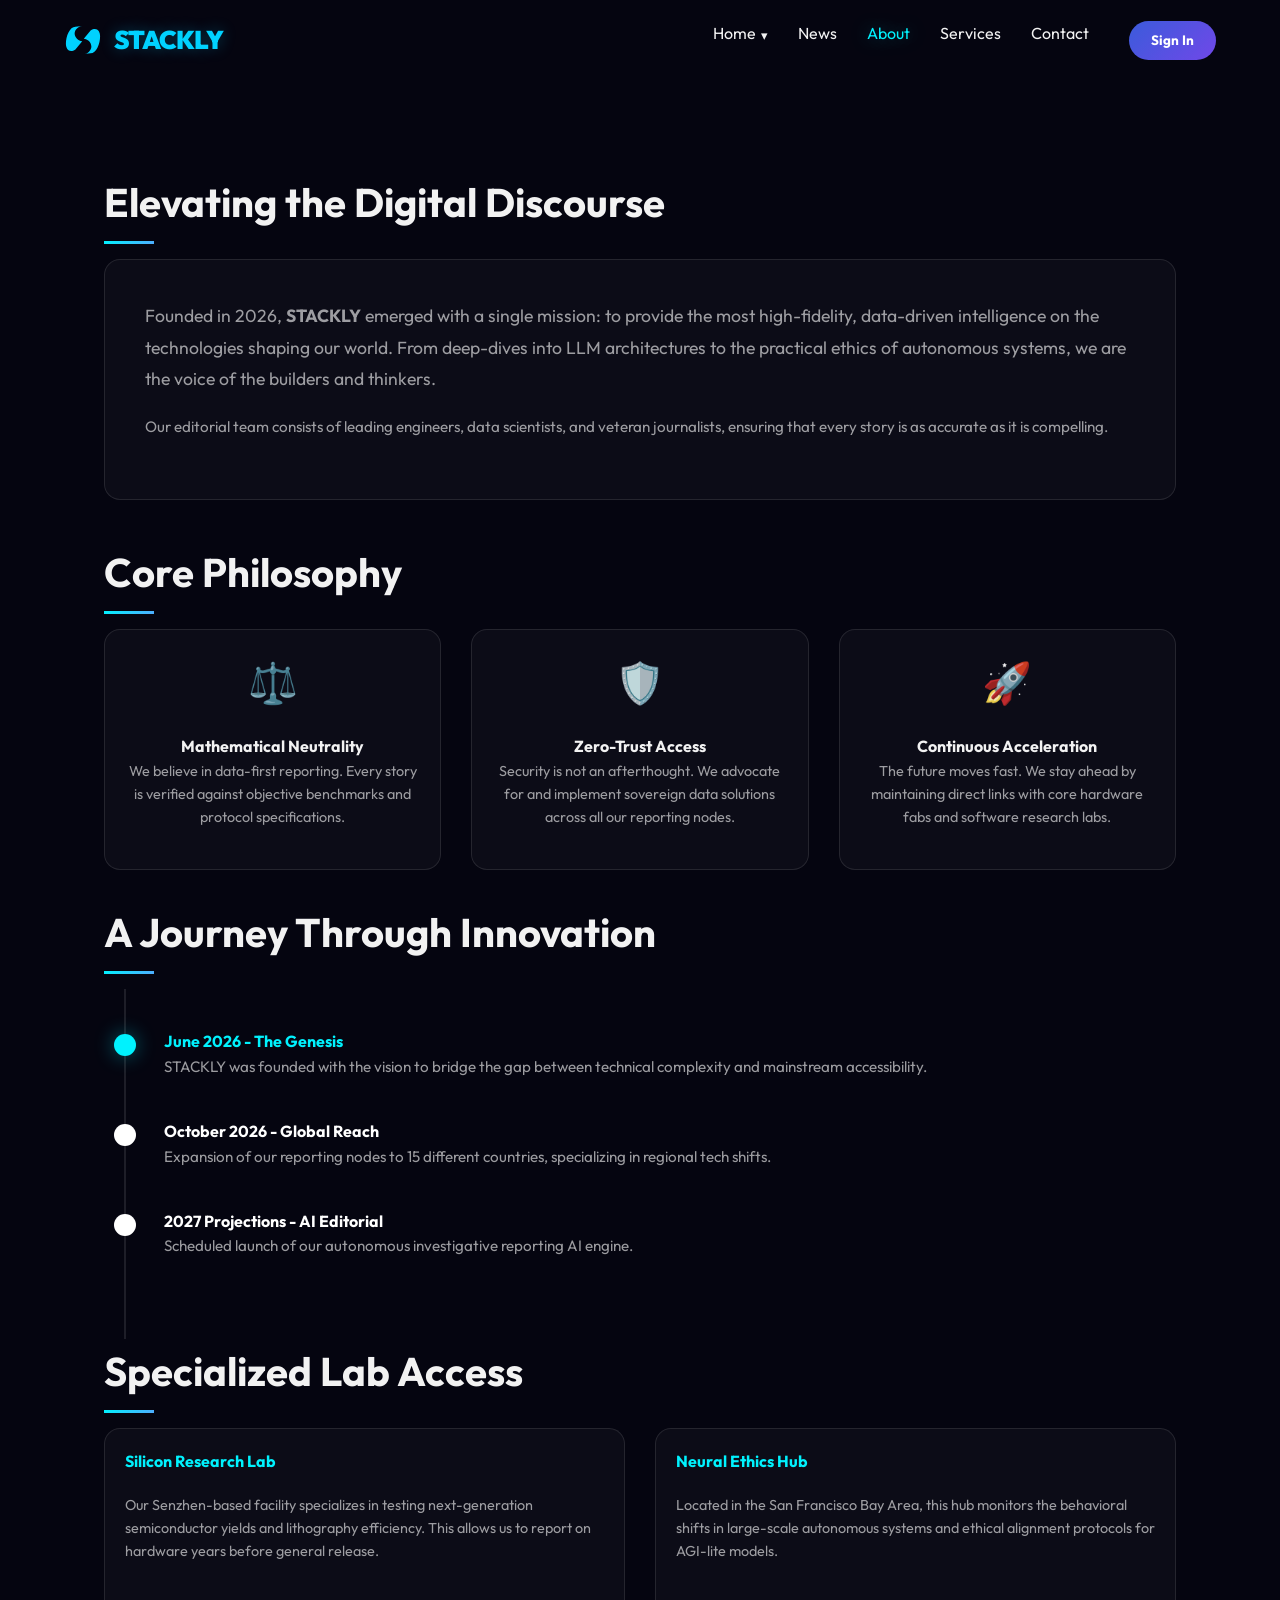
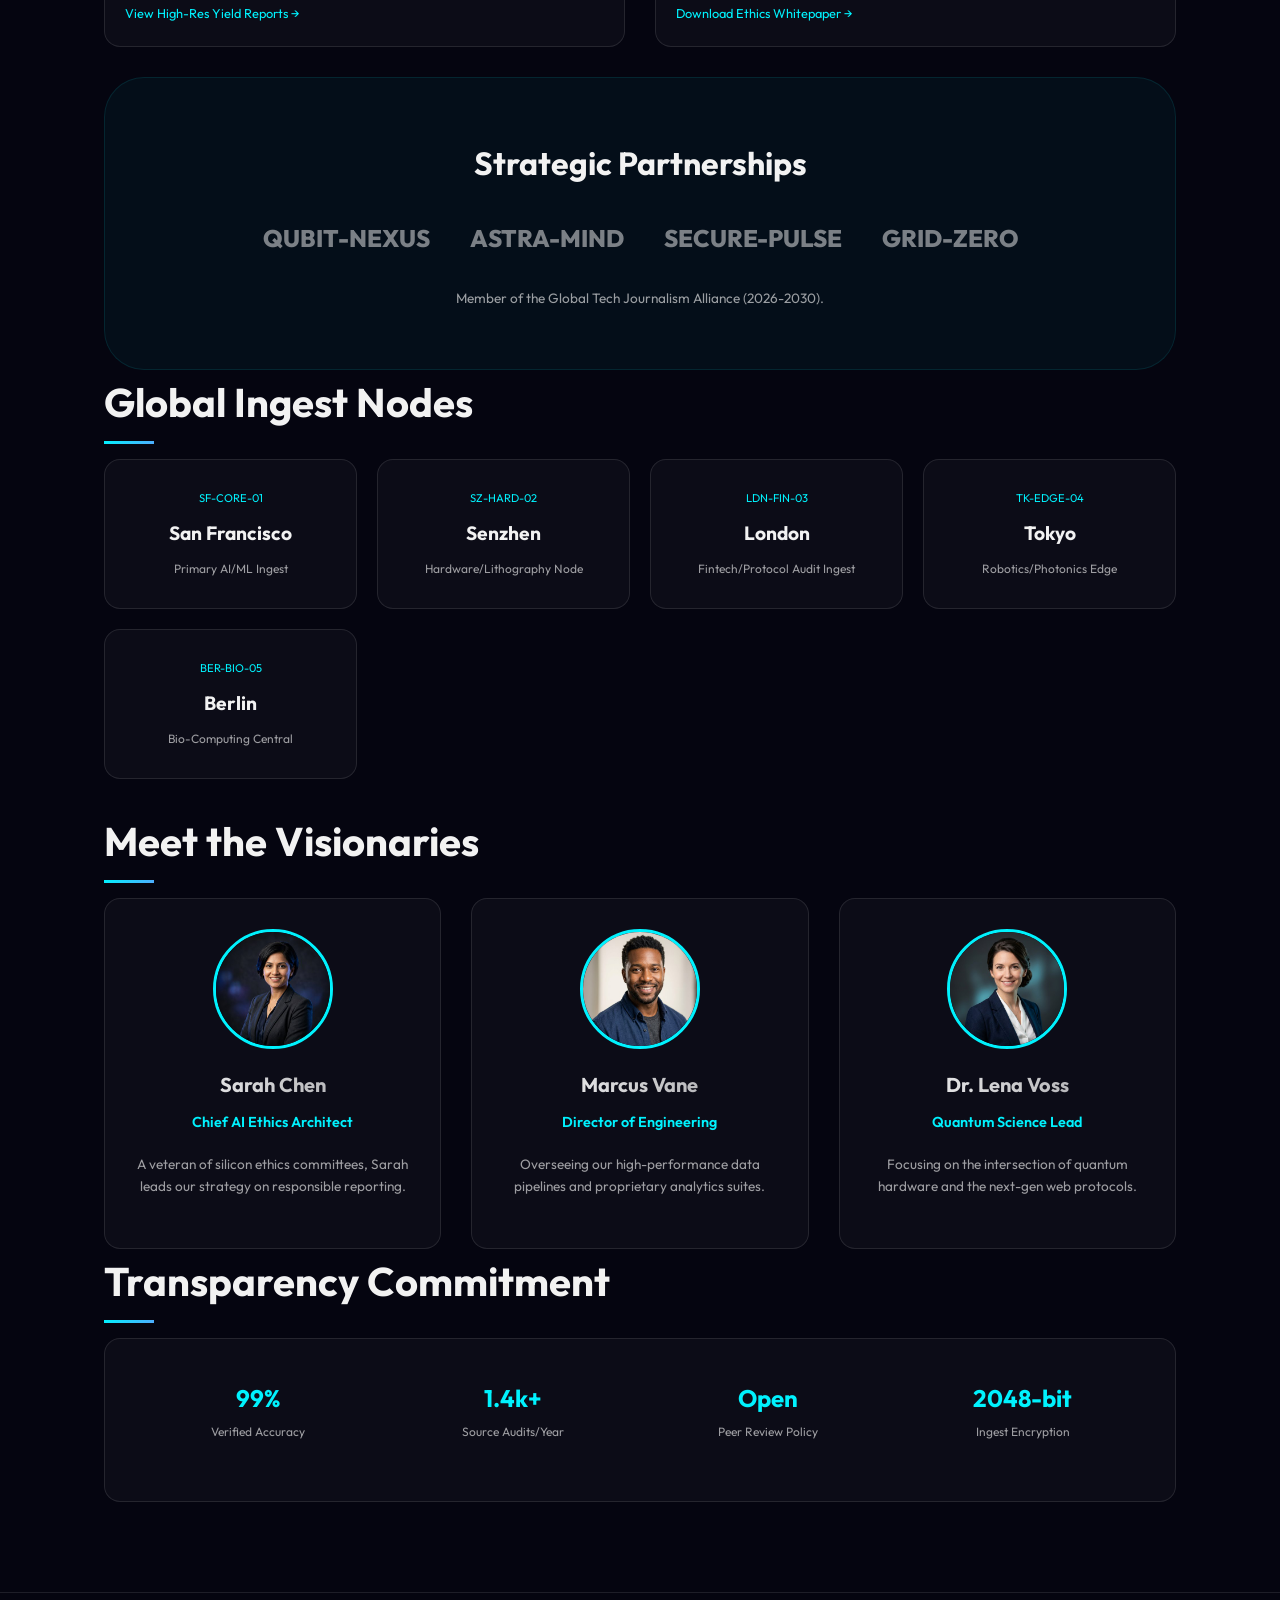
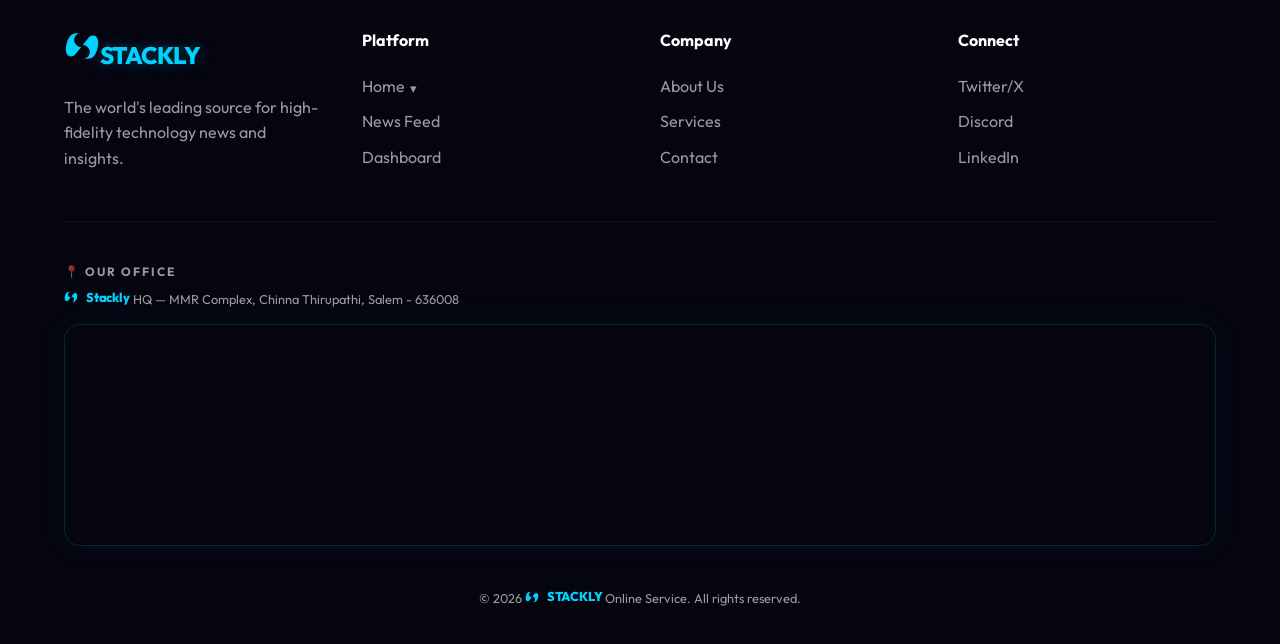
<file: about.html>
﻿<!DOCTYPE html>
<html lang="en">

<head>
    <meta charset="UTF-8">
    <meta name="viewport" content="width=device-width, initial-scale=1.0">
    <title>About Us | STACKLY</title>
    <link rel="stylesheet" href="styles.css">
    <link href="https://fonts.googleapis.com/css2?family=Outfit:wght@300;400;600;800&display=swap" rel="stylesheet">
</head>

<body>
    <!-- Preloader -->
    <div id="preloader">
        <div class="loader-logo">STACKLY</div>
        <div class="loader-bar"></div>
    </div>
    <nav class="scrolled"> <!-- Force scrolled for visibility on static top pages -->
        <a href="index.html" class="logo">STACKLY</a>
        <div class="nav-links">
            <div class="dropdown">
                <a href="index.html">Home</a>
                <div class="dropdown-content">
                    <a href="index.html">Home Page 1</a>
                    <a href="index2.html">Home Page 2</a>
        </div>
            </div>
            <a href="news.html">News</a>
            <a href="about.html" class="active">About</a>
            <a href="services.html">Services</a>
            <a href="contact.html">Contact</a>
                    <a href="signin.html" class="nav-signin-btn"
                style="background: linear-gradient(135deg, #3b5bdb, #7048e8); color: white; padding: 9px 22px; border-radius: 50px; font-weight: 700; font-size: 0.85rem; text-decoration: none; transition: opacity 0.2s; white-space: nowrap; margin-left: 10px;">Sign
                In</a>
        </div>
        <div class="mobile-toggle" id="mobile-toggle">
            <span></span>
            <span></span>
            <span></span>
        </div>
    </nav>

    <!-- Breaking News Ticker -->


    <div class="container fade-in" style="margin-top: 130px;">
        <h1 class="section-title">Elevating the Digital Discourse</h1>
        <div class="card glass" style="margin-bottom: 40px; padding: 40px;">
            <p style="font-size: 1.1rem; color: var(--text-muted); line-height: 1.8;">
                Founded in 2026, <strong>STACKLY</strong> emerged with a single mission: to provide the most
                high-fidelity, data-driven intelligence on the technologies shaping our world. From deep-dives into LLM
                architectures to the practical ethics of autonomous systems, we are the voice of the builders and
                thinkers.
            </p>
            <p style="margin-top: 20px;">
                Our editorial team consists of leading engineers, data scientists, and veteran journalists, ensuring
                that every story is as accurate as it is compelling.
            </p>
        </div>
        <h2 class="section-title">Core Philosophy</h2>
        <div class="news-grid"
            style="grid-template-columns: repeat(auto-fit, minmax(300px, 1fr)); margin-bottom: 30px;">
            <div class="card glass text-center" style="text-align: center;">
                <div style="font-size: 2.5rem; margin-bottom: 20px;">⚖️</div>
                <h4>Mathematical Neutrality</h4>
                <p style="font-size: 0.9rem; color: var(--text-muted);">We believe in data-first reporting. Every story
                    is verified against objective benchmarks and protocol specifications.</p>
            </div>
            <div class="card glass text-center" style="text-align: center;">
                <div style="font-size: 2.5rem; margin-bottom: 20px;">🛡️</div>
                <h4>Zero-Trust Access</h4>
                <p style="font-size: 0.9rem; color: var(--text-muted);">Security is not an afterthought. We advocate for
                    and implement sovereign data solutions across all our reporting nodes.</p>
            </div>
            <div class="card glass text-center" style="text-align: center;">
                <div style="font-size: 2.5rem; margin-bottom: 20px;">🚀</div>
                <h4>Continuous Acceleration</h4>
                <p style="font-size: 0.9rem; color: var(--text-muted);">The future moves fast. We stay ahead by
                    maintaining direct links with core hardware fabs and software research labs.</p>
            </div>
        </div>

        <h2 class="section-title">A Journey Through Innovation</h2>
        <div style="position: relative; padding: 40px 0;">
            <div
                style="position: absolute; top: 0; left: 20px; width: 2px; height: 100%; background: var(--glass-border);">
            </div>

            <div style="margin-bottom: 40px; position: relative; padding-left: 60px;">
                <div
                    style="position: absolute; left: 10px; top: 5px; width: 22px; height: 22px; background: var(--accent-color); border-radius: 50%; box-shadow: var(--accent-glow);">
                </div>
                <h4 style="color: var(--accent-color);">June 2026 - The Genesis</h4>
                <p style="color: var(--text-muted); font-size: 0.95rem;">STACKLY was founded with the vision to bridge
                    the gap between technical complexity and mainstream accessibility.</p>
            </div>

            <div style="margin-bottom: 40px; position: relative; padding-left: 60px;">
                <div
                    style="position: absolute; left: 10px; top: 5px; width: 22px; height: 22px; background: #fff; border-radius: 50%;">
                </div>
                <h4 style="color: #fff;">October 2026 - Global Reach</h4>
                <p style="color: var(--text-muted); font-size: 0.95rem;">Expansion of our reporting nodes to 15
                    different countries, specializing in regional tech shifts.</p>
            </div>

            <div style="margin-bottom: 40px; position: relative; padding-left: 60px;">
                <div
                    style="position: absolute; left: 10px; top: 5px; width: 22px; height: 22px; background: #fff; border-radius: 50%;">
                </div>
                <h4 style="color: #fff;">2027 Projections - AI Editorial</h4>
                <p style="color: var(--text-muted); font-size: 0.95rem;">Scheduled launch of our autonomous
                    investigative reporting AI engine.</p>
            </div>
        </div>

        <h2 class="section-title">Specialized Lab Access</h2>
        <div class="news-grid" style="grid-template-columns: repeat(auto-fit, minmax(280px, 1fr));">
            <div class="card glass">
                <h4 style="color: var(--accent-color); margin-bottom: 20px;">Silicon Research Lab</h4>
                <p style="font-size: 0.9rem; color: var(--text-muted); line-height: 1.6;">Our Senzhen-based facility
                    specializes in testing next-generation semiconductor yields and lithography efficiency. This allows
                    us to report on hardware years before general release.</p>
                <a href="index.html"
                    style="color: var(--accent-color); font-size: 0.8rem; margin-top: 20px; display: inline-block;">View
                    High-Res Yield Reports →</a>
            </div>

            <div class="card glass">
                <h4 style="color: var(--accent-color); margin-bottom: 20px;">Neural Ethics Hub</h4>
                <p style="font-size: 0.9rem; color: var(--text-muted); line-height: 1.6;">Located in the San Francisco
                    Bay Area, this hub monitors the behavioral shifts in large-scale autonomous systems and ethical
                    alignment protocols for AGI-lite models.</p>
                <a href="index.html"
                    style="color: var(--accent-color); font-size: 0.8rem; margin-top: 20px; display: inline-block;">Download
                    Ethics Whitepaper →</a>
            </div>
        </div>

        <section
            style="margin-top: 30px; padding: 60px; border-radius: 40px; background: rgba(0, 242, 254, 0.04); border: 1px solid rgba(0, 242, 254, 0.1);">
            <h2 style="font-size: 2rem; margin-bottom: 30px; text-align: center;">Strategic Partnerships</h2>
            <div
                style="display: flex; gap: 40px; justify-content: center; align-items: center; flex-wrap: wrap; opacity: 0.5;">
                <div style="font-weight: 800; font-size: 1.5rem;">QUBIT-NEXUS</div>
                <div style="font-weight: 800; font-size: 1.5rem;">ASTRA-MIND</div>
                <div style="font-weight: 800; font-size: 1.5rem;">SECURE-PULSE</div>
                <div style="font-weight: 800; font-size: 1.5rem;">GRID-ZERO</div>
            </div>
            <p style="text-align: center; font-size: 0.85rem; color: var(--text-muted); margin-top: 30px;">Member of the
                Global Tech Journalism Alliance (2026-2030).</p>
        </section>

        <h2 class="section-title">Global Ingest Nodes</h2>
        <div
            style="display: grid; grid-template-columns: repeat(auto-fit, minmax(200px, 1fr)); gap: 20px; margin-bottom: 30px;">
            <div class="card glass" style="padding: 30px; text-align: center;">
                <div style="font-size: 0.7rem; color: var(--accent-color); text-transform: uppercase;">SF-CORE-01</div>
                <div style="font-size: 1.2rem; font-weight: 700; margin: 10px 0;">San Francisco</div>
                <div style="font-size: 0.75rem; color: var(--text-muted);">Primary AI/ML Ingest</div>
            </div>
            <div class="card glass" style="padding: 30px; text-align: center;">
                <div style="font-size: 0.7rem; color: var(--accent-color); text-transform: uppercase;">SZ-HARD-02</div>
                <div style="font-size: 1.2rem; font-weight: 700; margin: 10px 0;">Senzhen</div>
                <div style="font-size: 0.75rem; color: var(--text-muted);">Hardware/Lithography Node</div>
            </div>
            <div class="card glass" style="padding: 30px; text-align: center;">
                <div style="font-size: 0.7rem; color: var(--accent-color); text-transform: uppercase;">LDN-FIN-03</div>
                <div style="font-size: 1.2rem; font-weight: 700; margin: 10px 0;">London</div>
                <div style="font-size: 0.75rem; color: var(--text-muted);">Fintech/Protocol Audit Ingest</div>
            </div>
            <div class="card glass" style="padding: 30px; text-align: center;">
                <div style="font-size: 0.7rem; color: var(--accent-color); text-transform: uppercase;">TK-EDGE-04</div>
                <div style="font-size: 1.2rem; font-weight: 700; margin: 10px 0;">Tokyo</div>
                <div style="font-size: 0.75rem; color: var(--text-muted);">Robotics/Photonics Edge</div>
            </div>
            <div class="card glass" style="padding: 30px; text-align: center;">
                <div style="font-size: 0.7rem; color: var(--accent-color); text-transform: uppercase;">BER-BIO-05</div>
                <div style="font-size: 1.2rem; font-weight: 700; margin: 10px 0;">Berlin</div>
                <div style="font-size: 0.75rem; color: var(--text-muted);">Bio-Computing Central</div>
            </div>
        </div>

        <h2 class="section-title">Meet the Visionaries</h2>
        <div class="news-grid" style="grid-template-columns: repeat(auto-fit, minmax(250px, 1fr));">
            <div class="card glass" style="text-align: center; padding: 30px;">
                <div
                    style="width: 120px; height: 120px; border-radius: 50%; overflow: hidden; margin: 0 auto 20px; border: 3px solid var(--accent-color); flex-shrink: 0;">
                    <img src="sarah-chen.jpg" alt="Sarah Chen" width="120" height="120"
                        style="width: 100%; height: 100%; object-fit: cover; display: block;" decoding="async">
                </div>
                <h3>Sarah Chen</h3>
                <p style="color: var(--accent-color); font-weight: 600; font-size: 0.9rem;">Chief AI Ethics Architect
                </p>
                <p style="font-size: 0.85rem; margin-top: 10px; color: var(--text-muted);">A veteran of silicon ethics
                    committees, Sarah leads our strategy on responsible reporting.</p>
            </div>

            <div class="card glass" style="text-align: center; padding: 30px;">
                <div
                    style="width: 120px; height: 120px; border-radius: 50%; overflow: hidden; margin: 0 auto 20px; border: 3px solid var(--accent-color); flex-shrink: 0;">
                    <img src="marcus-vane.jpg" alt="Marcus Vane" width="120" height="120"
                        style="width: 100%; height: 100%; object-fit: cover; display: block;" decoding="async">
                </div>
                <h3>Marcus Vane</h3>
                <p style="color: var(--accent-color); font-weight: 600; font-size: 0.9rem;">Director of Engineering</p>
                <p style="font-size: 0.85rem; margin-top: 10px; color: var(--text-muted);">Overseeing our
                    high-performance data pipelines and proprietary analytics suites.</p>
            </div>

            <div class="card glass" style="text-align: center; padding: 30px;">
                <div
                    style="width: 120px; height: 120px; border-radius: 50%; overflow: hidden; margin: 0 auto 20px; border: 3px solid var(--accent-color); flex-shrink: 0;">
                    <img src="lena-voss.jpg" alt="Dr. Lena Voss" width="120" height="120"
                        style="width: 100%; height: 100%; object-fit: cover; display: block;" decoding="async">
                </div>
                <h3>Dr. Lena Voss</h3>
                <p style="color: var(--accent-color); font-weight: 600; font-size: 0.9rem;">Quantum Science Lead</p>
                <p style="font-size: 0.85rem; margin-top: 10px; color: var(--text-muted);">Focusing on the intersection
                    of quantum hardware and the next-gen web protocols.</p>
            </div>
        </div>

        <h2 class="section-title">Transparency Commitment</h2>
        <div class="card glass" style="padding: 40px; margin-bottom: 30px;">
            <div
                style="display: grid; grid-template-columns: repeat(auto-fit, minmax(180px, 1fr)); gap: 30px; text-align: center;">
                <div>
                    <h5 style="color: var(--accent-color); font-size: 1.5rem; margin-bottom: 5px;">99%</h5>
                    <p style="font-size: 0.75rem; color: var(--text-muted);">Verified Accuracy</p>
                </div>
                <div>
                    <h5 style="color: var(--accent-color); font-size: 1.5rem; margin-bottom: 5px;">1.4k+</h5>
                    <p style="font-size: 0.75rem; color: var(--text-muted);">Source Audits/Year</p>
                </div>
                <div>
                    <h5 style="color: var(--accent-color); font-size: 1.5rem; margin-bottom: 5px;">Open</h5>
                    <p style="font-size: 0.75rem; color: var(--text-muted);">Peer Review Policy</p>
                </div>
                <div>
                    <h5 style="color: var(--accent-color); font-size: 1.5rem; margin-bottom: 5px;">2048-bit</h5>
                    <p style="font-size: 0.75rem; color: var(--text-muted);">Ingest Encryption</p>
                </div>
            </div>
        </div>
    </div>

    <footer>
        <div class="footer-content">
            <div class="footer-info">
                <a href="index.html" class="footer-logo logo">STACKLY</a>
                <p style="color: var(--text-muted); margin-top: 10px;">The world's leading source for high-fidelity
                    technology news and insights.</p>
            </div>
            <div class="footer-links">
                <h4>Platform</h4>
                <ul>
                    <li>
                        <div class="dropdown">
                            <a href="index.html">Home</a>
                            <div class="dropdown-content">
                                <a href="index.html">Home Page 1</a>
                                <a href="index2.html">Home Page 2</a>
                            </div>
                        </div>
                    </li>
                    <li><a href="news.html">News Feed</a></li>
                    <li><a href="dashboard.html">Dashboard</a></li>
                </ul>
            </div>
            <div class="footer-links">
                <h4>Company</h4>
                <ul>
                    <li><a href="about.html">About Us</a></li>
                    <li><a href="services.html">Services</a></li>
                    <li><a href="contact.html">Contact</a></li>
                </ul>
            </div>
            <div class="footer-links">
                <h4>Connect</h4>
                <ul>
                    <li><a href="index.html">Twitter/X</a></li>
                    <li><a href="index.html">Discord</a></li>
                    <li><a href="index.html">LinkedIn</a></li>
                </ul>
            </div>
        </div>
        <div class="footer-map"
            style="margin-top: 40px; border-top: 1px solid rgba(255,255,255,0.06); padding-top: 40px;">
            <h4
                style="font-size: 0.75rem; text-transform: uppercase; letter-spacing: 2px; color: var(--text-muted); margin-bottom: 6px;">
                📍 Our Office</h4>
            <p style="font-size: 0.8rem; color: var(--text-muted); margin-bottom: 15px;"><span
                    class="logo-inline">Stackly</span> HQ &mdash; MMR Complex,
                Chinna Thirupathi, Salem - 636008</p>
            <div
                style="border-radius: 16px; overflow: hidden; border: 1px solid rgba(0, 242, 254, 0.15); box-shadow: 0 0 30px rgba(0,242,254,0.05);">
                <iframe
                    src="https://www.google.com/maps/embed?pb=!1m18!1m12!1m3!1d15654.4074811099!2d78.1585!3d11.68!2m3!1f0!2f0!3f0!3m2!1i1024!2i768!4f13.1!3m3!1m2!1s0x3babf04752678125%3A0xe1b699982701047!2sMMR%20COMPLEX!5e0!3m2!1sen!2sin!4v1"
                    width="100%" height="220"
                    style="border:0; display:block; filter: grayscale(0.3) invert(0.85) hue-rotate(180deg);"
                    allowfullscreen="" loading="lazy" referrerpolicy="no-referrer-when-downgrade"></iframe>
            </div>
        </div>
        <p style="text-align: center; color: var(--text-muted); font-size: 0.8rem; margin-top: 40px;">&copy; 2026
            <span class="logo-inline">STACKLY</span> Online Service. All rights reserved.
        </p>
    </footer>

    <script src="script.js"></script>
</body>

</html>
</file>
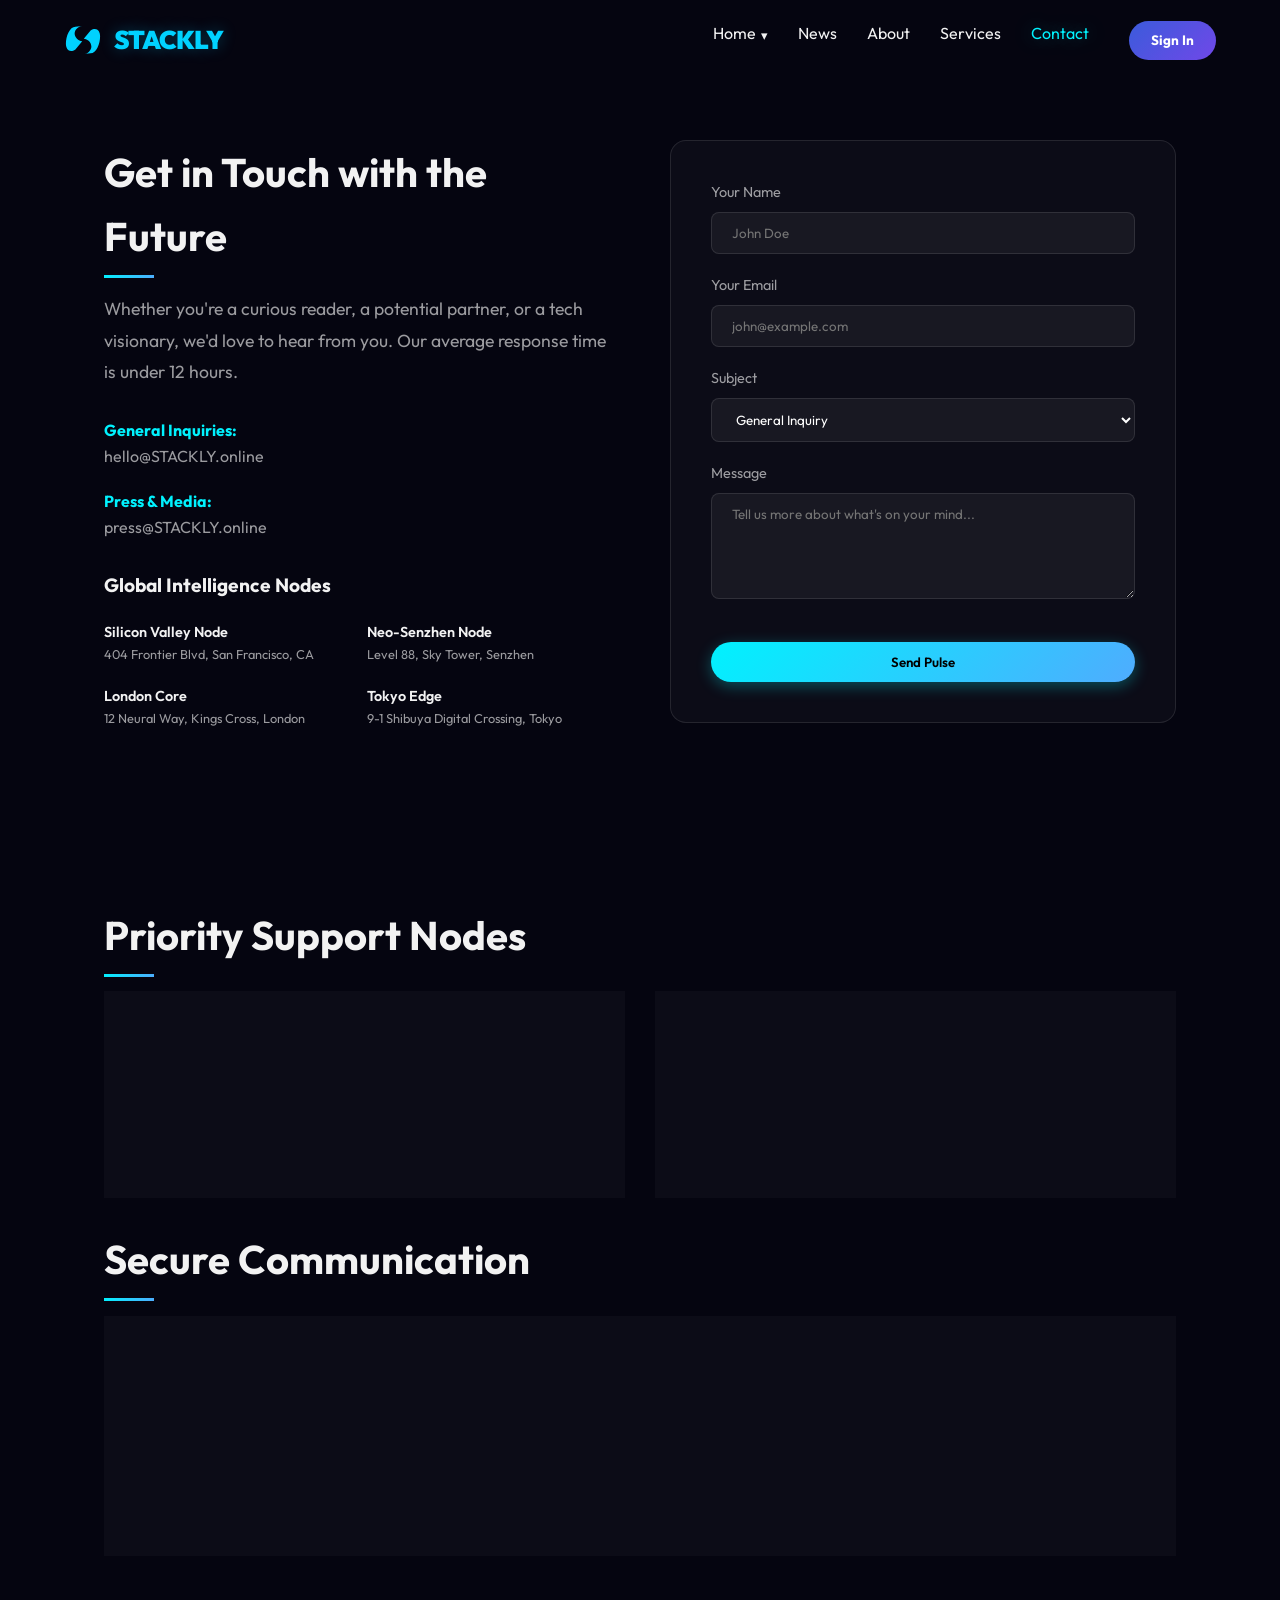
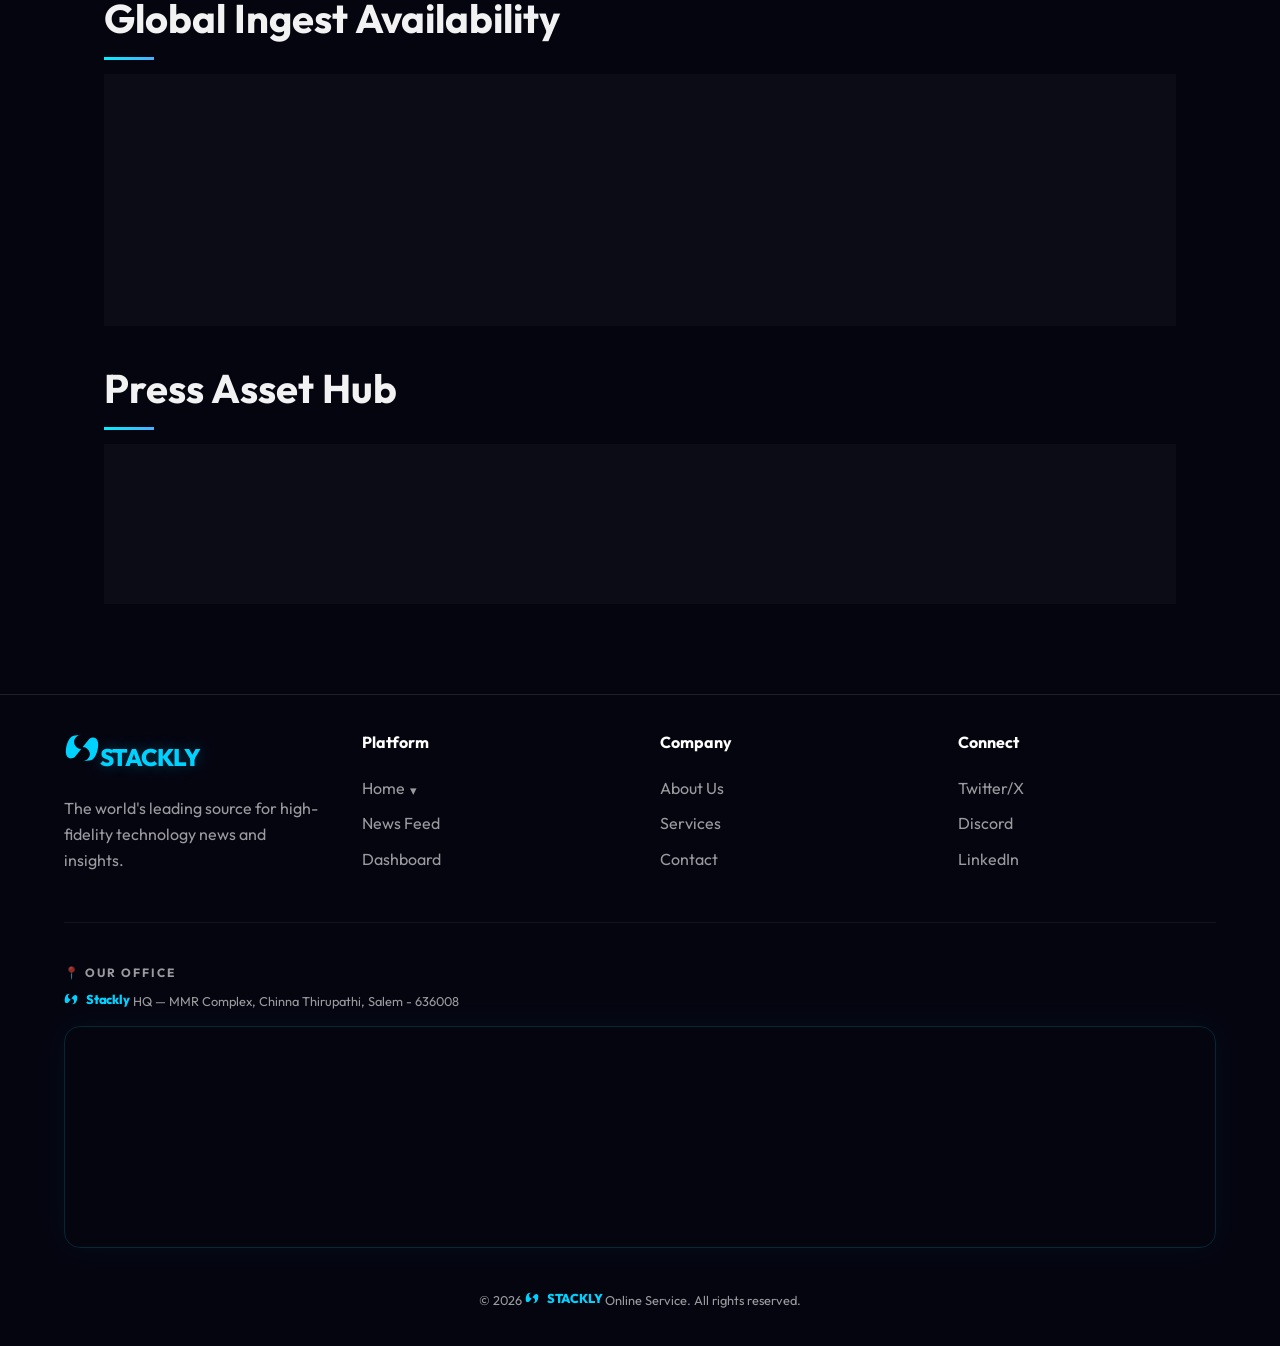
<file: contact.html>
﻿<!DOCTYPE html>
<html lang="en">

<head>
    <meta charset="UTF-8">
    <meta name="viewport" content="width=device-width, initial-scale=1.0">
    <title>Contact Us | STACKLY</title>
    <link rel="stylesheet" href="styles.css">
    <link href="https://fonts.googleapis.com/css2?family=Outfit:wght@300;400;600;800&display=swap" rel="stylesheet">
</head>

<body style="display: flex; flex-direction: column; min-height: 100vh;">
    <!-- Preloader -->
    <div id="preloader">
        <div class="loader-logo">STACKLY</div>
        <div class="loader-bar"></div>
    </div>
    <nav class="scrolled">
        <a href="index.html" class="logo">STACKLY</a>
        <div class="nav-links">
            <div class="dropdown">
                <a href="index.html">Home</a>
                <div class="dropdown-content">
                    <a href="index.html">Home Page 1</a>
                    <a href="index2.html">Home Page 2</a>
        </div>
            </div>
            <a href="news.html">News</a>
            <a href="about.html">About</a>
            <a href="services.html">Services</a>
            <a href="contact.html" class="active">Contact</a>
                    <a href="signin.html" class="nav-signin-btn"
                style="background: linear-gradient(135deg, #3b5bdb, #7048e8); color: white; padding: 9px 22px; border-radius: 50px; font-weight: 700; font-size: 0.85rem; text-decoration: none; transition: opacity 0.2s; white-space: nowrap; margin-left: 10px;">Sign
                In</a>
        </div>
        <div class="mobile-toggle" id="mobile-toggle">
            <span></span>
            <span></span>
            <span></span>
        </div>
    </nav>

    <!-- Breaking News Ticker -->


    <div class="container fade-in" style="margin-top: 100px; flex: 1;">
        <div
            style="display: grid; grid-template-columns: repeat(auto-fit, minmax(300px, 1fr)); gap: 60px; align-items: start;">
            <div>
                <h1 class="section-title">Get in Touch with the Future</h1>
                <p style="color: var(--text-muted); font-size: 1.1rem; line-height: 1.8; margin-bottom: 30px;">
                    Whether you're a curious reader, a potential partner, or a tech visionary, we'd love to hear from
                    you. Our average response time is under 12 hours.
                </p>
                <div style="margin-top: 25px;">
                    <div style="margin-bottom: 20px;">
                        <span style="color: var(--accent-color); font-weight: 700;">General Inquiries:</span>
                        <p style="color: var(--text-muted);">hello@STACKLY.online</p>
                    </div>
                    <div style="margin-bottom: 20px;">
                        <span style="color: var(--accent-color); font-weight: 700;">Press & Media:</span>
                        <p style="color: var(--text-muted);">press@STACKLY.online</p>
                    </div>
                </div>

                <div style="margin-top: 30px;">
                    <h3 style="margin-bottom: 20px; font-size: 1.2rem;">Global Intelligence Nodes</h3>
                    <div style="display: grid; grid-template-columns: 1fr 1fr; gap: 20px;">
                        <div>
                            <p style="font-weight: 600; font-size: 0.9rem;">Silicon Valley Node</p>
                            <p style="color: var(--text-muted); font-size: 0.8rem;">404 Frontier Blvd, San Francisco, CA
                            </p>
                        </div>
                        <div>
                            <p style="font-weight: 600; font-size: 0.9rem;">Neo-Senzhen Node</p>
                            <p style="color: var(--text-muted); font-size: 0.8rem;">Level 88, Sky Tower, Senzhen</p>
                        </div>
                        <div>
                            <p style="font-weight: 600; font-size: 0.9rem;">London Core</p>
                            <p style="color: var(--text-muted); font-size: 0.8rem;">12 Neural Way, Kings Cross, London
                            </p>
                        </div>
                        <div>
                            <p style="font-weight: 600; font-size: 0.9rem;">Tokyo Edge</p>
                            <p style="color: var(--text-muted); font-size: 0.8rem;">9-1 Shibuya Digital Crossing, Tokyo
                            </p>
                        </div>
                    </div>
                </div>
            </div>

            <div class="form-container glass" style="margin-top: 0; width: 100%; max-width: 600px;">
                <form id="contact-form">
                    <div class="form-group">
                        <label for="name">Your Name</label>
                        <input type="text" id="name" placeholder="John Doe" required>
                    </div>
                    <div class="form-group">
                        <label for="email">Your Email</label>
                        <input type="email" id="email" placeholder="john@example.com" required>
                    </div>
                    <div class="form-group">
                        <label for="subject">Subject</label>
                        <select id="subject"
                            style="width: 100%; padding: 12px 20px; background: rgba(255,255,255,0.05); border: 1px solid var(--glass-border); border-radius: 8px; color: #fff; font-family: inherit;">
                            <option value="general">General Inquiry</option>
                            <option value="press">Press Relations</option>
                            <option value="partnership">Partnership Opportunity</option>
                            <option value="bug">Technical Support</option>
                        </select>
                    </div>
                    <div class="form-group">
                        <label for="message">Message</label>
                        <textarea id="message" rows="5"
                            placeholder="Tell us more about what's on your mind..."></textarea>
                    </div>
                    <button type="submit" class="btn btn-primary"
                        style="width: 100%; justify-content: center; margin-top: 15px;">Send Pulse</button>
                    <p id="form-status"
                        style="text-align: center; margin-top: 20px; font-size: 0.9rem; display: none; color: var(--accent-color);">
                    </p>
                </form>
            </div>
        </div>

        <!-- Priority Channels -->
        <h2 class="section-title" style="margin-top: 60px;">Priority Support Nodes</h2>
        <div
            style="display: grid; grid-template-columns: repeat(auto-fit, minmax(280px, 1fr)); gap: 30px; margin-bottom: 30px;">
            <div class="card glass" style="padding: 30px;">
                <h4 style="margin-bottom: 15px; color: var(--accent-color);">Enterprise Ingress</h4>
                <p style="font-size: 0.85rem; color: var(--text-muted); line-height: 1.6;">Dedicated SLA-backed support
                    for institutional partners and private node operators.</p>
                <a href="index.html"
                    style="color: #fff; font-size: 0.8rem; font-weight: 700; margin-top: 15px; display: inline-block;">Access
                    Portal →</a>
            </div>
            <div class="card glass" style="padding: 30px;">
                <h4 style="margin-bottom: 15px; color: var(--accent-color);">Technical Triage</h4>
                <p style="font-size: 0.85rem; color: var(--text-muted); line-height: 1.6;">Direct access to our hardware
                    and protocol investigative teams for data verification.</p>
                <p style="font-size: 0.75rem; margin-top: 15px;">Avg. Response: <span style="color: #00ff87;">14
                        mins</span></p>
            </div>
        </div>

        <!-- Secure Communication -->
        <h2 class="section-title">Secure Communication</h2>
        <div class="card glass" style="padding: 40px; margin-bottom: 30px;">
            <p style="color: var(--text-muted); margin-bottom: 25px; font-size: 0.9rem;">For sensitive leaks or
                privileged intelligence, use our encrypted PGP channels.</p>
            <div style="display: grid; grid-template-columns: repeat(auto-fit, minmax(200px, 1fr)); gap: 20px;">
                <div style="background: rgba(255,255,255,0.03); padding: 20px; border-radius: 12px;">
                    <span
                        style="font-size: 0.65rem; color: var(--accent-color); font-weight: 800; letter-spacing: 1px;">FINGERPRINT</span>
                    <p style="font-family: monospace; font-size: 0.75rem; margin-top: 5px; color: #fff;">8821 99AF 42BC
                        110E</p>
                </div>
                <div style="background: rgba(255,255,255,0.03); padding: 20px; border-radius: 12px;">
                    <span
                        style="font-size: 0.65rem; color: var(--accent-color); font-weight: 800; letter-spacing: 1px;">PROTOCOL</span>
                    <p style="font-size: 0.75rem; margin-top: 5px; color: #fff;">OpenPGP / Signal-Mesh</p>
                </div>
            </div>
        </div>

        <h2 class="section-title">Global Ingest Availability</h2>
        <div class="card glass" style="padding: 0; overflow: hidden; margin-bottom: 30px;">
            <table style="width: 100%; border-collapse: collapse; text-align: left;">
                <thead style="background: rgba(255,255,255,0.02);">
                    <tr>
                        <th style="padding: 20px 30px; font-size: 0.8rem; color: var(--accent-color);">REGION</th>
                        <th style="padding: 20px 30px; font-size: 0.8rem; color: var(--accent-color);">UTC HOURS</th>
                        <th style="padding: 20px 30px; font-size: 0.8rem; color: var(--accent-color);">LATENCY ADVISORY
                        </th>
                    </tr>
                </thead>
                <tbody style="font-size: 0.85rem;">
                    <tr style="border-top: 1px solid var(--glass-border);">
                        <td style="padding: 20px 30px;">Americas (SF-01)</td>
                        <td style="padding: 20px 30px;">14:00 - 02:00</td>
                        <td style="padding: 20px 30px;"><span style="color: #00ff87;">OPTIMAL (15ms)</span></td>
                    </tr>
                    <tr style="border-top: 1px solid var(--glass-border);">
                        <td style="padding: 20px 30px;">Europe/Africa (LDN-03)</td>
                        <td style="padding: 20px 30px;">08:00 - 20:00</td>
                        <td style="padding: 20px 30px;"><span style="color: var(--accent-color);">STABLE (42ms)</span>
                        </td>
                    </tr>
                    <tr style="border-top: 1px solid var(--glass-border);">
                        <td style="padding: 20px 30px;">Asia/Pacific (SZ-02)</td>
                        <td style="padding: 20px 30px;">01:00 - 13:00</td>
                        <td style="padding: 20px 30px;"><span style="color: #00ff87;">PEAK (12ms)</span></td>
                    </tr>
                </tbody>
            </table>
        </div>

        <h2 class="section-title">Press Asset Hub</h2>
        <div class="card glass" style="padding: 40px; margin-bottom: 30px;">
            <div style="display: flex; justify-content: space-between; align-items: center;">
                <div>
                    <h4 style="margin-bottom: 10px;">Brand Kit v2026</h4>
                    <p style="font-size: 0.85rem; color: var(--text-muted);">High-res vector logos, technical diagrams,
                        and verified team headshots.</p>
                </div>
                <a href="404.html" class="btn btn-outline">Download Pack (42MB)</a>
            </div>
        </div>
    </div>

    <footer>
        <div class="footer-content">
            <div class="footer-info">
                <a href="index.html" class="footer-logo logo">STACKLY</a>
                <p style="color: var(--text-muted); margin-top: 10px;">The world's leading source for high-fidelity
                    technology news and insights.</p>
            </div>
            <div class="footer-links">
                <h4>Platform</h4>
                <ul>
                    <li>
                        <div class="dropdown">
                            <a href="index.html">Home</a>
                            <div class="dropdown-content">
                                <a href="index.html">Home Page 1</a>
                                <a href="index2.html">Home Page 2</a>
                            </div>
                        </div>
                    </li>
                    <li><a href="news.html">News Feed</a></li>
                    <li><a href="dashboard.html">Dashboard</a></li>
                </ul>
            </div>
            <div class="footer-links">
                <h4>Company</h4>
                <ul>
                    <li><a href="about.html">About Us</a></li>
                    <li><a href="services.html">Services</a></li>
                    <li><a href="contact.html">Contact</a></li>
                </ul>
            </div>
            <div class="footer-links">
                <h4>Connect</h4>
                <ul>
                    <li><a href="index.html">Twitter/X</a></li>
                    <li><a href="index.html">Discord</a></li>
                    <li><a href="index.html">LinkedIn</a></li>
                </ul>
            </div>
        </div>
        <div class="footer-map"
            style="margin-top: 40px; border-top: 1px solid rgba(255,255,255,0.06); padding-top: 40px;">
            <h4
                style="font-size: 0.75rem; text-transform: uppercase; letter-spacing: 2px; color: var(--text-muted); margin-bottom: 6px;">
                📍 Our Office</h4>
            <p style="font-size: 0.8rem; color: var(--text-muted); margin-bottom: 15px;"><span
                    class="logo-inline">Stackly</span> HQ &mdash; MMR Complex,
                Chinna Thirupathi, Salem - 636008</p>
            <div
                style="border-radius: 16px; overflow: hidden; border: 1px solid rgba(0, 242, 254, 0.15); box-shadow: 0 0 30px rgba(0,242,254,0.05);">
                <iframe
                    src="https://www.google.com/maps/embed?pb=!1m18!1m12!1m3!1d15654.4074811099!2d78.1585!3d11.68!2m3!1f0!2f0!3f0!3m2!1i1024!2i768!4f13.1!3m3!1m2!1s0x3babf04752678125%3A0xe1b699982701047!2sMMR%20COMPLEX!5e0!3m2!1sen!2sin!4v1"
                    width="100%" height="220"
                    style="border:0; display:block; filter: grayscale(0.3) invert(0.85) hue-rotate(180deg);"
                    allowfullscreen="" loading="lazy" referrerpolicy="no-referrer-when-downgrade"></iframe>
            </div>
        </div>
        <p style="text-align: center; color: var(--text-muted); font-size: 0.8rem; margin-top: 40px;">&copy; 2026
            <span class="logo-inline">STACKLY</span> Online Service. All rights reserved.
        </p>
    </footer>

    <script src="script.js"></script>
    <script>
        document.getElementById('contact-form')?.addEventListener('submit', (e) => {
            e.preventDefault();
            const status = document.getElementById('form-status');
            status.style.display = 'block';
            status.innerText = "Transmitting data to <span class=\"logo-inline\">STACKLY</span> nodes...";
            setTimeout(() => {
                status.innerText = "Message Received. We'll be in touch soon!";
                e.target.reset();
            }, 2000);
        });
    </script>
</body>

</html>
</file>
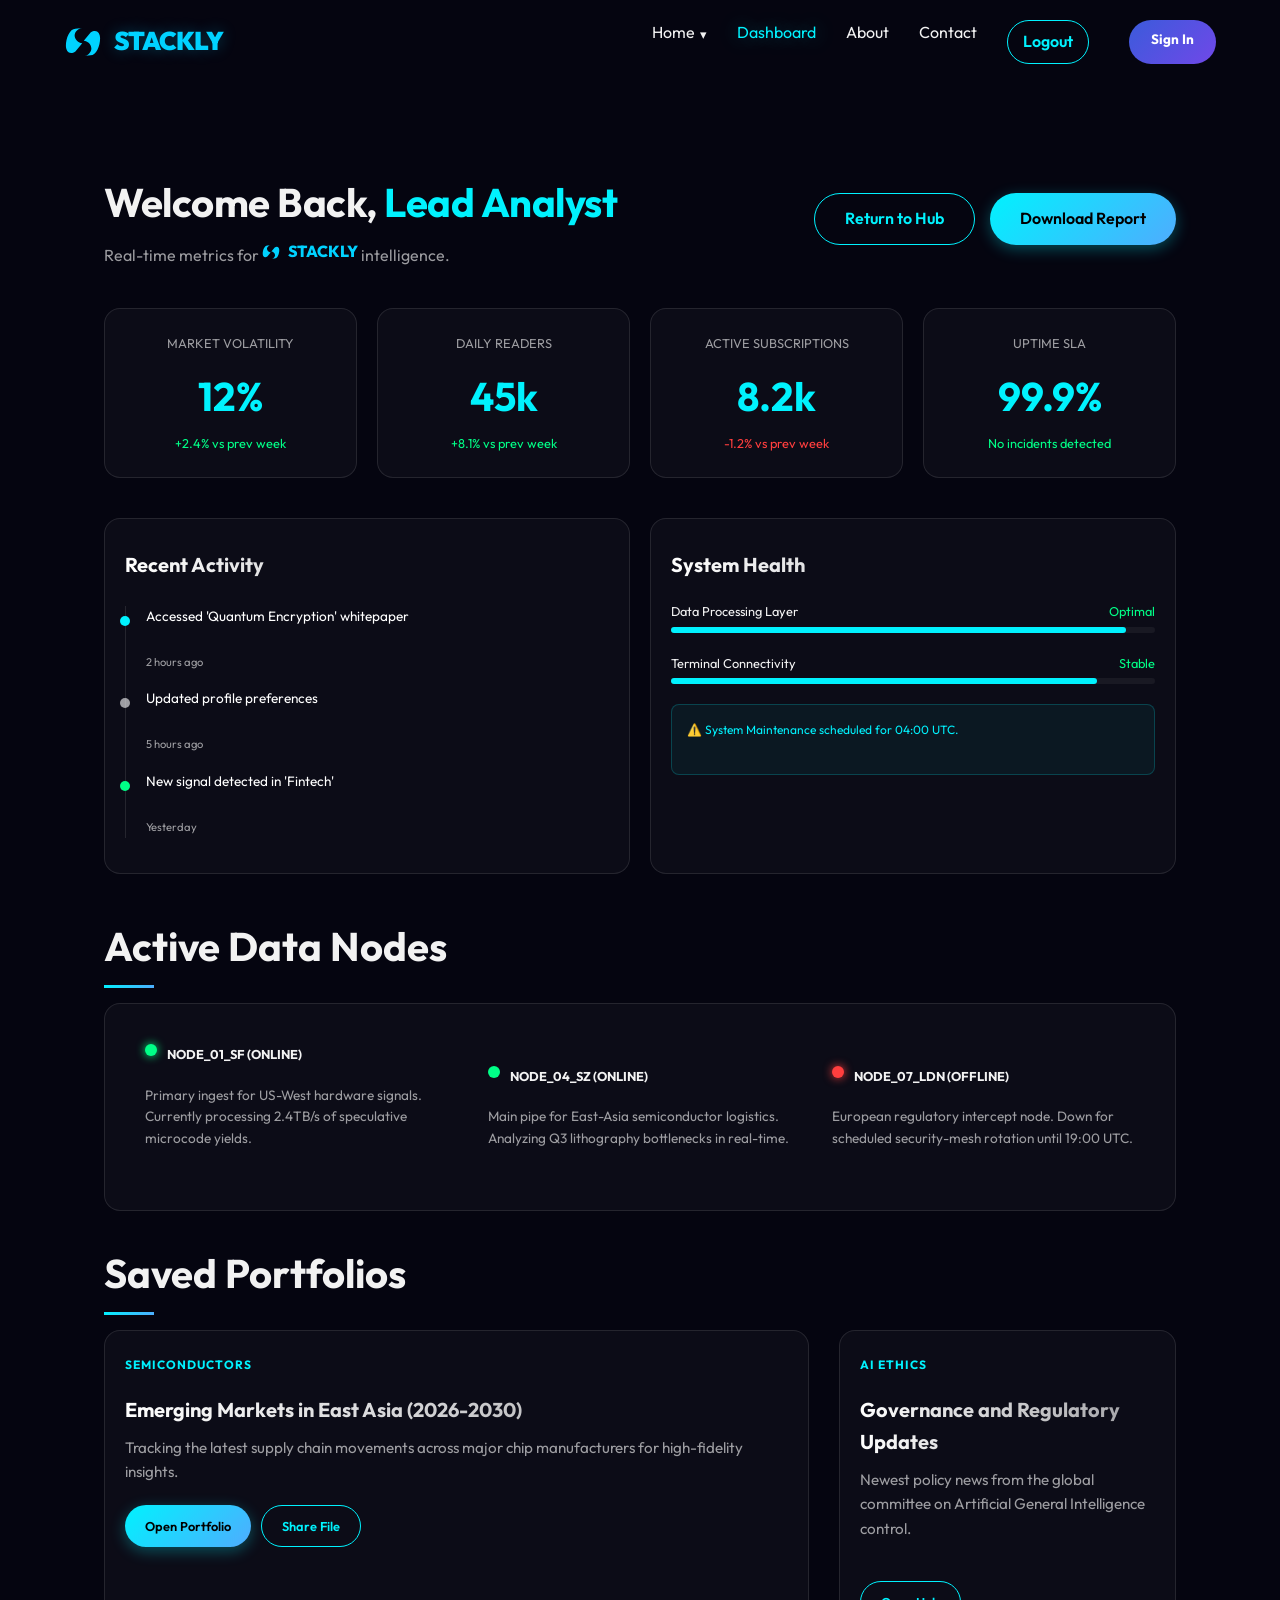
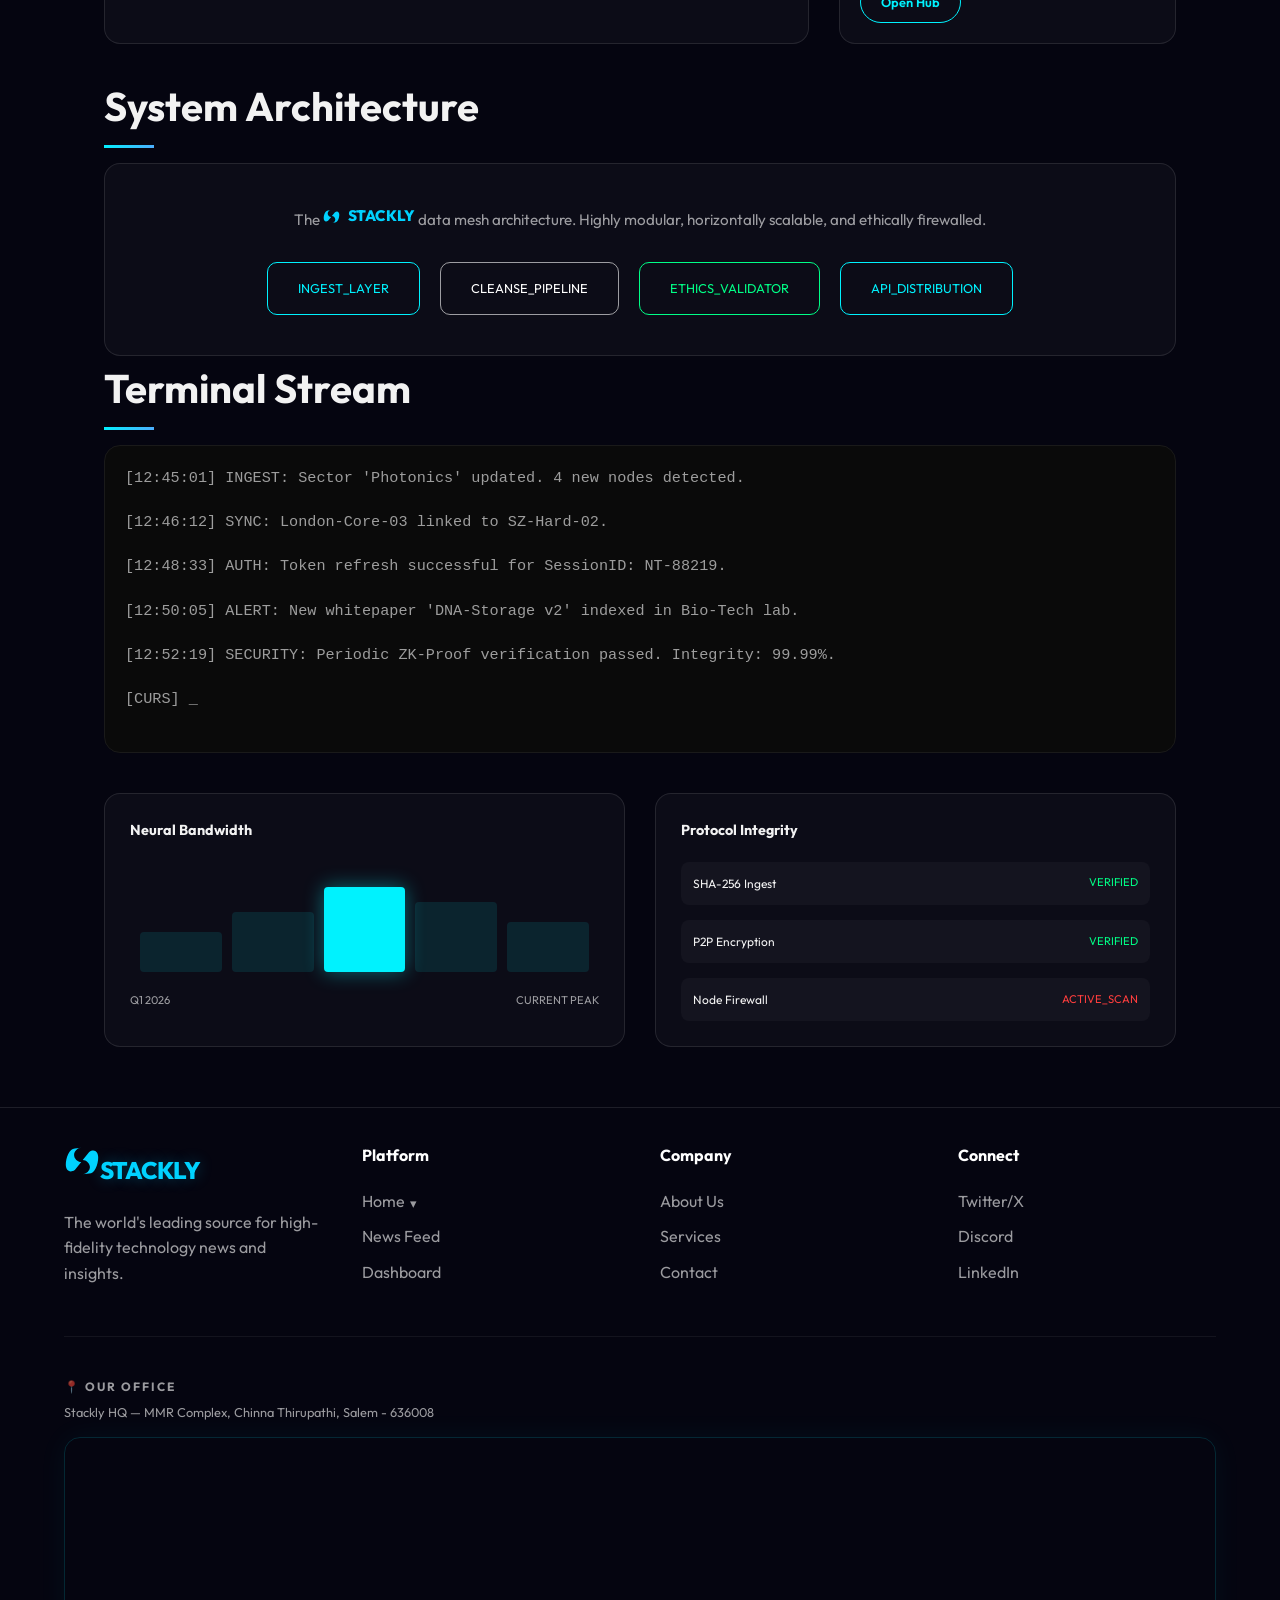
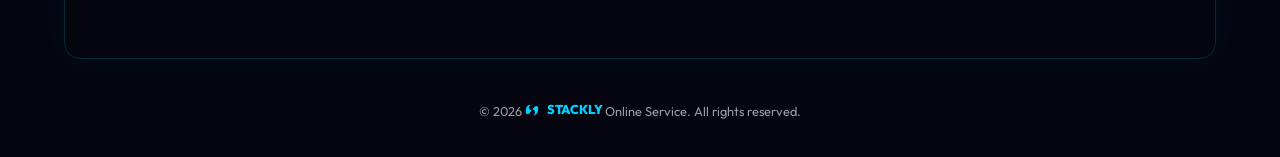
<file: dashboard.html>
﻿<!DOCTYPE html>
<html lang="en">

<head>
    <meta charset="UTF-8">
    <meta name="viewport" content="width=device-width, initial-scale=1.0">
    <title>Dashboard | STACKLY</title>
    <link rel="stylesheet" href="styles.css">
    <link href="https://fonts.googleapis.com/css2?family=Outfit:wght@300;400;600;800&display=swap" rel="stylesheet">
</head>

<body>
    <!-- Preloader -->
    <div id="preloader">
        <div class="loader-logo">STACKLY</div>
        <div class="loader-bar"></div>
    </div>
    <nav class="scrolled">
        <a href="index.html" class="logo">STACKLY</a>
        <div class="nav-links">
            <div class="dropdown">
                <a href="index.html">Home</a>
                <div class="dropdown-content">
                    <a href="index.html">Home Page 1</a>
                    <a href="index2.html">Home Page 2</a>
                </div>
            </div>
            <a href="dashboard.html" class="active">Dashboard</a>
            <a href="about.html">About</a>
            <a href="contact.html">Contact</a>
            <a href="index.html" onclick="handleLogout()" class="btn btn-outline" style="padding: 8px 15px;">Logout</a>
            <a href="signin.html" class="nav-signin-btn"
                style="background: linear-gradient(135deg, #3b5bdb, #7048e8); color: white; padding: 9px 22px; border-radius: 50px; font-weight: 700; font-size: 0.85rem; text-decoration: none; transition: opacity 0.2s; white-space: nowrap; margin-left: 10px;">Sign
                In</a>
        </div>
        <div class="mobile-toggle" id="mobile-toggle">
            <span></span>
            <span></span>
            <span></span>
        </div>
    </nav>

    <!-- Breaking News Ticker -->

    <div class="container fade-in" style="margin-top: 130px;">
        <div class="dash-header">
            <div>
                <h1 style="font-size: 2.5rem; letter-spacing: -0.5px; margin-bottom: 5px;">Welcome Back, <span
                        style="color: var(--accent-color);">Lead Analyst</span></h1>
                <p style="color: var(--text-muted);">Real-time metrics for <span class="logo-inline">STACKLY</span>
                    intelligence.</p>
            </div>
            <div style="display: flex; gap: 15px;">
                <a href="index.html" class="btn btn-outline">Return to Hub</a>
                <div class="btn btn-primary">Download Report</div>
            </div>
        </div>

        <div class="stat-grid">
            <div class="card glass stat-card">
                <p style="font-size: 0.8rem; text-transform: uppercase; color: var(--text-muted); margin-bottom: 10px;">
                    Market Volatility</p>
                <h2 id="stat-1">12%</h2>
                <div style="color: #00ff87; font-size: 0.8rem; margin-top: 5px;">+2.4% vs prev week</div>
            </div>
            <div class="card glass stat-card">
                <p style="font-size: 0.8rem; text-transform: uppercase; color: var(--text-muted); margin-bottom: 10px;">
                    Daily Readers</p>
                <h2 id="stat-2">45k</h2>
                <div style="color: #00ff87; font-size: 0.8rem; margin-top: 5px;">+8.1% vs prev week</div>
            </div>
            <div class="card glass stat-card">
                <p style="font-size: 0.8rem; text-transform: uppercase; color: var(--text-muted); margin-bottom: 10px;">
                    Active Subscriptions</p>
                <h2 id="stat-3">8.2k</h2>
                <div style="color: #ff3e3e; font-size: 0.8rem; margin-top: 5px;">-1.2% vs prev week</div>
            </div>
            <div class="card glass stat-card">
                <p style="font-size: 0.8rem; text-transform: uppercase; color: var(--text-muted); margin-bottom: 10px;">
                    Uptime SLA</p>
                <h2 id="stat-4">99.9%</h2>
                <div style="color: #00ff87; font-size: 0.8rem; margin-top: 5px;">No incidents detected</div>
            </div>
        </div>

        <div class="stat-grid" style="grid-template-columns: repeat(auto-fit, minmax(300px, 1fr));">
            <div class="card glass">
                <h3 style="margin-bottom: 25px;">Recent Activity</h3>
                <ul style="border-left: 1px solid var(--glass-border); padding-left: 20px;">
                    <li style="margin-bottom: 15px; position: relative;">
                        <span
                            style="position: absolute; left: -26px; top: 10px; width: 10px; height: 10px; background: var(--accent-color); border-radius: 50%;"></span>
                        <p style="font-size: 0.85rem; color: #fff;">Accessed 'Quantum Encryption' whitepaper</p>
                        <span style="font-size: 0.7rem; color: var(--text-muted);">2 hours ago</span>
                    </li>
                    <li style="margin-bottom: 15px; position: relative;">
                        <span
                            style="position: absolute; left: -26px; top: 10px; width: 10px; height: 10px; background: var(--text-muted); border-radius: 50%;"></span>
                        <p style="font-size: 0.85rem; color: #fff;">Updated profile preferences</p>
                        <span style="font-size: 0.7rem; color: var(--text-muted);">5 hours ago</span>
                    </li>
                    <li style="margin-bottom: 15px; position: relative;">
                        <span
                            style="position: absolute; left: -26px; top: 10px; width: 10px; height: 10px; background: #00ff87; border-radius: 50%;"></span>
                        <p style="font-size: 0.85rem; color: #fff;">New signal detected in 'Fintech'</p>
                        <span style="font-size: 0.7rem; color: var(--text-muted);">Yesterday</span>
                    </li>
                </ul>
            </div>

            <div class="card glass">
                <h3 style="margin-bottom: 20px;">System Health</h3>
                <div style="margin-bottom: 20px;">
                    <div style="display: flex; justify-content: space-between; font-size: 0.8rem; margin-bottom: 5px;">
                        <span>Data Processing Layer</span>
                        <span style="color: #00ff87;">Optimal</span>
                    </div>
                    <div style="width: 100%; height: 6px; background: rgba(255,255,255,0.05); border-radius: 10px;">
                        <div style="width: 94%; height: 100%; background: var(--accent-color); border-radius: 10px;">
                        </div>
                    </div>
                </div>
                <div style="margin-bottom: 20px;">
                    <div style="display: flex; justify-content: space-between; font-size: 0.8rem; margin-bottom: 5px;">
                        <span>Terminal Connectivity</span>
                        <span style="color: #00ff87;">Stable</span>
                    </div>
                    <div style="width: 100%; height: 6px; background: rgba(255,255,255,0.05); border-radius: 10px;">
                        <div style="width: 88%; height: 100%; background: var(--accent-color); border-radius: 10px;">
                        </div>
                    </div>
                </div>
                <div
                    style="background: rgba(0, 242, 254, 0.05); padding: 15px; border-radius: 8px; border: 1px solid rgba(0, 242, 254, 0.2);">
                    <p style="font-size: 0.75rem; color: var(--accent-color);">⚠️ System Maintenance scheduled for 04:00
                        UTC.</p>
                </div>
            </div>
        </div>

        <h3 class="section-title">Active Data Nodes</h3>
        <div class="card glass" style="padding: 40px; margin-bottom: 30px;">
            <div
                style="display: flex; justify-content: space-between; align-items: flex-end; flex-wrap: wrap; gap: 40px;">
                <div style="flex: 1; min-width: 250px;">
                    <div style="display: flex; gap: 10px; margin-bottom: 20px;">
                        <span
                            style="width: 12px; height: 12px; border-radius: 50%; background: #00ff87; box-shadow: 0 0 10px #00ff87;"></span>
                        <span style="font-size: 0.8rem; font-weight: 700;">NODE_01_SF (ONLINE)</span>
                    </div>
                    <p style="font-size: 0.85rem; color: var(--text-muted);">Primary ingest for US-West hardware
                        signals. Currently processing 2.4TB/s of speculative microcode yields.</p>
                </div>
                <div style="flex: 1; min-width: 250px;">
                    <div style="display: flex; gap: 10px; margin-bottom: 20px;">
                        <span style="width: 12px; height: 12px; border-radius: 50%; background: #00ff87;"></span>
                        <span style="font-size: 0.8rem; font-weight: 700;">NODE_04_SZ (ONLINE)</span>
                    </div>
                    <p style="font-size: 0.85rem; color: var(--text-muted);">Main pipe for East-Asia semiconductor
                        logistics. Analyzing Q3 lithography bottlenecks in real-time.</p>
                </div>
                <div style="flex: 1; min-width: 250px;">
                    <div style="display: flex; gap: 10px; margin-bottom: 20px;">
                        <span
                            style="width: 12px; height: 12px; border-radius: 50%; background: #ff3e3e; box-shadow: 0 0 10px #ff3e3e;"></span>
                        <span style="font-size: 0.8rem; font-weight: 700;">NODE_07_LDN (OFFLINE)</span>
                    </div>
                    <p style="font-size: 0.85rem; color: var(--text-muted);">European regulatory intercept node. Down
                        for scheduled security-mesh rotation until 19:00 UTC.</p>
                </div>
            </div>
        </div>

        <h3 class="section-title">Saved Portfolios</h3>
        <div class="news-grid" style="margin-bottom: 30px;">
            <div class="card glass" style="grid-column: span 2;">
                <div class="card-tag">Semiconductors</div>
                <h3>Emerging Markets in East Asia (2026-2030)</h3>
                <p>Tracking the latest supply chain movements across major chip manufacturers for high-fidelity
                    insights.</p>
                <div style="display: flex; gap: 10px; margin-top: 20px;">
                    <a href="404.html" class="btn btn-primary" style="padding: 10px 20px; font-size: 0.8rem;">Open
                        Portfolio</a>
                    <a href="404.html" class="btn btn-outline" style="padding: 10px 20px; font-size: 0.8rem;">Share
                        File</a>
                </div>
            </div>
            <div class="card glass">
                <div class="card-tag">AI Ethics</div>
                <h3>Governance and Regulatory Updates</h3>
                <p>Newest policy news from the global committee on Artificial General Intelligence control.</p>
                <a href="404.html" class="btn btn-outline"
                    style="padding: 10px 20px; font-size: 0.8rem; margin-top: 20px;">Open Hub</a>
            </div>
        </div>

        <!-- System Architecture Blueprint Section -->
        <h3 class="section-title">System Architecture</h3>
        <div class="card glass" style="padding: 40px; text-align: center;">
            <p style="color: var(--text-muted); margin-bottom: 30px;">The <span class="logo-inline">STACKLY</span> data
                mesh architecture. Highly
                modular, horizontally scalable, and ethically firewalled.</p>
            <div style="display: flex; justify-content: center; gap: 20px; flex-wrap: wrap;">
                <div
                    style="padding: 15px 30px; border: 1px solid var(--accent-color); color: var(--accent-color); border-radius: 10px; font-size: 0.8rem;">
                    INGEST_LAYER</div>
                <div
                    style="padding: 15px 30px; border: 1px solid var(--text-muted); color: #fff; border-radius: 10px; font-size: 0.8rem;">
                    CLEANSE_PIPELINE</div>
                <div
                    style="padding: 15px 30px; border: 1px solid #00ff87; color: #00ff87; border-radius: 10px; font-size: 0.8rem;">
                    ETHICS_VALIDATOR</div>
                <div
                    style="padding: 15px 30px; border: 1px solid var(--accent-color); color: var(--accent-color); border-radius: 10px; font-size: 0.8rem;">
                    API_DISTRIBUTION</div>
            </div>
        </div>

        <!-- Terminal View -->
        <h3 class="section-title">Terminal Stream</h3>
        <div class="card glass"
            style="padding: 20px; font-family: 'Courier New', Courier, monospace; font-size: 0.82rem; background: #0a0a0a; color: #00ff87; min-height: 180px; overflow-y: auto; border: 1px solid #1a1a1a; margin-bottom: 40px;">
            <p>[12:45:01] INGEST: Sector 'Photonics' updated. 4 new nodes detected.</p>
            <p>[12:46:12] SYNC: London-Core-03 linked to SZ-Hard-02.</p>
            <p>[12:48:33] AUTH: Token refresh successful for SessionID: NT-88219.</p>
            <p>[12:50:05] ALERT: New whitepaper 'DNA-Storage v2' indexed in Bio-Tech lab.</p>
            <p>[12:52:19] SECURITY: Periodic ZK-Proof verification passed. Integrity: 99.99%.</p>
            <p style="animation: dash-blink 1s step-end infinite;">[CURS] _</p>
        </div>

        <div style="display: grid; grid-template-columns: repeat(auto-fit, minmax(300px, 1fr)); gap: 30px;">
            <!-- Neural Bandwidth -->
            <div class="card glass" style="padding: 25px;">
                <h4 style="margin-bottom: 20px; font-size: 0.9rem;">Neural Bandwidth</h4>
                <div style="height: 120px; display: flex; align-items: flex-end; gap: 10px; padding: 10px;">
                    <div style="flex: 1; height: 40%; background: rgba(0, 242, 254, 0.1); border-radius: 4px;"></div>
                    <div style="flex: 1; height: 60%; background: rgba(0, 242, 254, 0.1); border-radius: 4px;"></div>
                    <div
                        style="flex: 1; height: 85%; background: var(--accent-color); border-radius: 4px; box-shadow: var(--accent-glow);">
                    </div>
                    <div style="flex: 1; height: 70%; background: rgba(0, 242, 254, 0.1); border-radius: 4px;"></div>
                    <div style="flex: 1; height: 50%; background: rgba(0, 242, 254, 0.1); border-radius: 4px;"></div>
                </div>
                <div
                    style="display: flex; justify-content: space-between; font-size: 0.7rem; color: var(--text-muted); margin-top: 10px;">
                    <span>Q1 2026</span>
                    <span>CURRENT PEAK</span>
                </div>
            </div>

            <!-- Security Checksums -->
            <div class="card glass" style="padding: 25px;">
                <h4 style="margin-bottom: 20px; font-size: 0.9rem;">Protocol Integrity</h4>
                <div style="display: flex; flex-direction: column; gap: 15px;">
                    <div
                        style="display: flex; justify-content: space-between; align-items: center; background: rgba(255,255,255,0.03); padding: 12px; border-radius: 8px;">
                        <span style="font-size: 0.75rem;">SHA-256 Ingest</span>
                        <span style="color: #00ff87; font-size: 0.7rem;">VERIFIED</span>
                    </div>
                    <div
                        style="display: flex; justify-content: space-between; align-items: center; background: rgba(255,255,255,0.03); padding: 12px; border-radius: 8px;">
                        <span style="font-size: 0.75rem;">P2P Encryption</span>
                        <span style="color: #00ff87; font-size: 0.7rem;">VERIFIED</span>
                    </div>
                    <div
                        style="display: flex; justify-content: space-between; align-items: center; background: rgba(255,255,255,0.03); padding: 12px; border-radius: 8px;">
                        <span style="font-size: 0.75rem;">Node Firewall</span>
                        <span style="color: #ff3e3e; font-size: 0.7rem;">ACTIVE_SCAN</span>
                    </div>
                </div>
            </div>
        </div>
        <style>
            @keyframes dash-blink {
                50% {
                    opacity: 0;
                }
            }
        </style>
    </div>

    <footer>
        <div class="footer-content">
            <div class="footer-info">
                <a href="index.html" class="footer-logo logo">STACKLY</a>
                <p style="color: var(--text-muted); margin-top: 10px;">The world's leading source for high-fidelity
                    technology news and insights.</p>
            </div>
            <div class="footer-links">
                <h4>Platform</h4>
                <ul>
                    <li>
                        <div class="dropdown">
                            <a href="index.html">Home</a>
                            <div class="dropdown-content">
                                <a href="index.html">Home Page 1</a>
                                <a href="index2.html">Home Page 2</a>
                            </div>
                        </div>
                    </li>
                    <li><a href="news.html">News Feed</a></li>
                    <li><a href="dashboard.html">Dashboard</a></li>
                </ul>
            </div>
            <div class="footer-links">
                <h4>Company</h4>
                <ul>
                    <li><a href="about.html">About Us</a></li>
                    <li><a href="services.html">Services</a></li>
                    <li><a href="contact.html">Contact</a></li>
                </ul>
            </div>
            <div class="footer-links">
                <h4>Connect</h4>
                <ul>
                    <li><a href="404.html">Twitter/X</a></li>
                    <li><a href="404.html">Discord</a></li>
                    <li><a href="404.html">LinkedIn</a></li>
                </ul>
            </div>
        </div>
        <div class="footer-map"
            style="margin-top: 40px; border-top: 1px solid rgba(255,255,255,0.06); padding-top: 40px;">
            <h4
                style="font-size: 0.75rem; text-transform: uppercase; letter-spacing: 2px; color: var(--text-muted); margin-bottom: 6px;">
                📍 Our Office</h4>
            <p style="font-size: 0.8rem; color: var(--text-muted); margin-bottom: 15px;">Stackly HQ &mdash; MMR Complex,
                Chinna Thirupathi, Salem - 636008</p>
            <div
                style="border-radius: 16px; overflow: hidden; border: 1px solid rgba(0, 242, 254, 0.15); box-shadow: 0 0 30px rgba(0,242,254,0.05);">
                <iframe
                    src="https://www.google.com/maps/embed?pb=!1m18!1m12!1m3!1d15654.4074811099!2d78.1585!3d11.68!2m3!1f0!2f0!3f0!3m2!1i1024!2i768!4f13.1!3m3!1m2!1s0x3babf04752678125%3A0xe1b699982701047!2sMMR%20COMPLEX!5e0!3m2!1sen!2sin!4v1"
                    width="100%" height="220"
                    style="border:0; display:block; filter: grayscale(0.3) invert(0.85) hue-rotate(180deg);"
                    allowfullscreen="" loading="lazy" referrerpolicy="no-referrer-when-downgrade"></iframe>
            </div>
        </div>
        <p style="text-align: center; color: var(--text-muted); font-size: 0.8rem; margin-top: 40px;">&copy; 2026
            <span class="logo-inline">STACKLY</span> Online Service. All rights reserved.
        </p>
    </footer>

    <script src="script.js"></script>
</body>

</html>
</file>
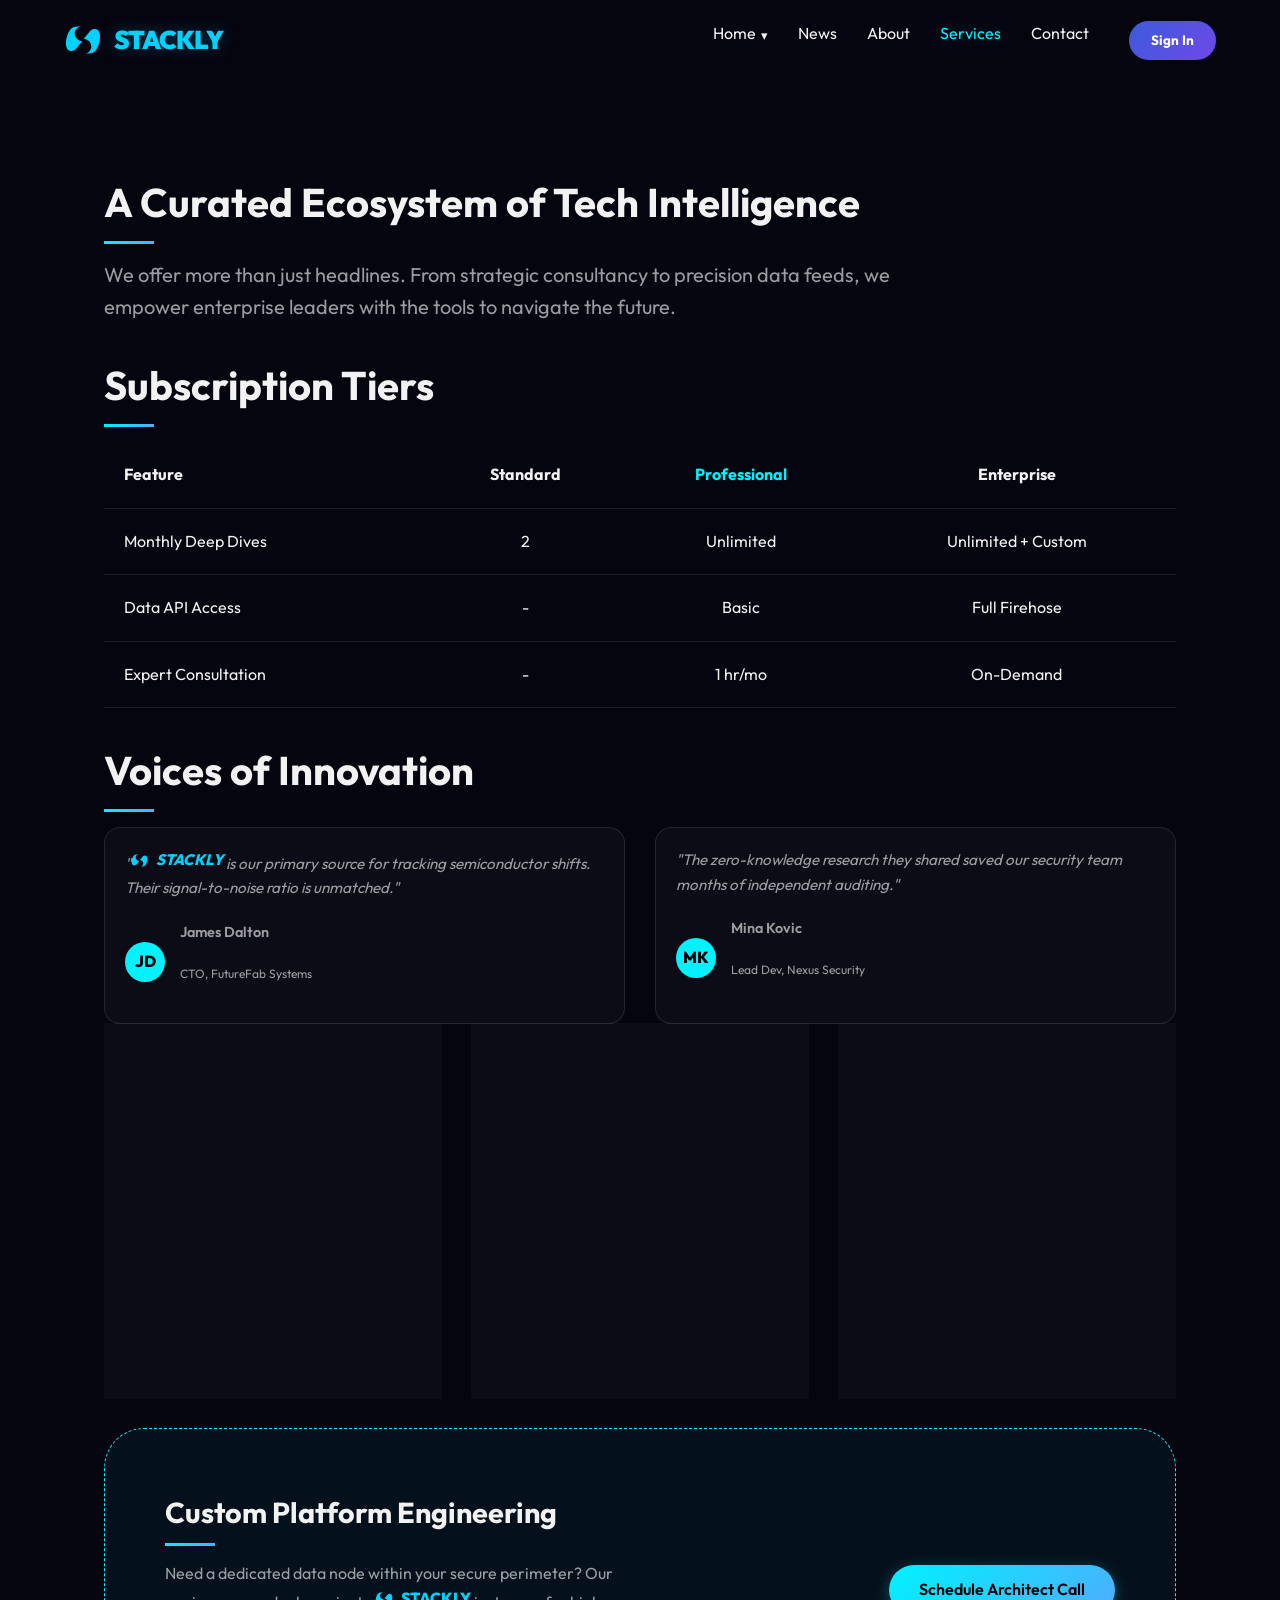
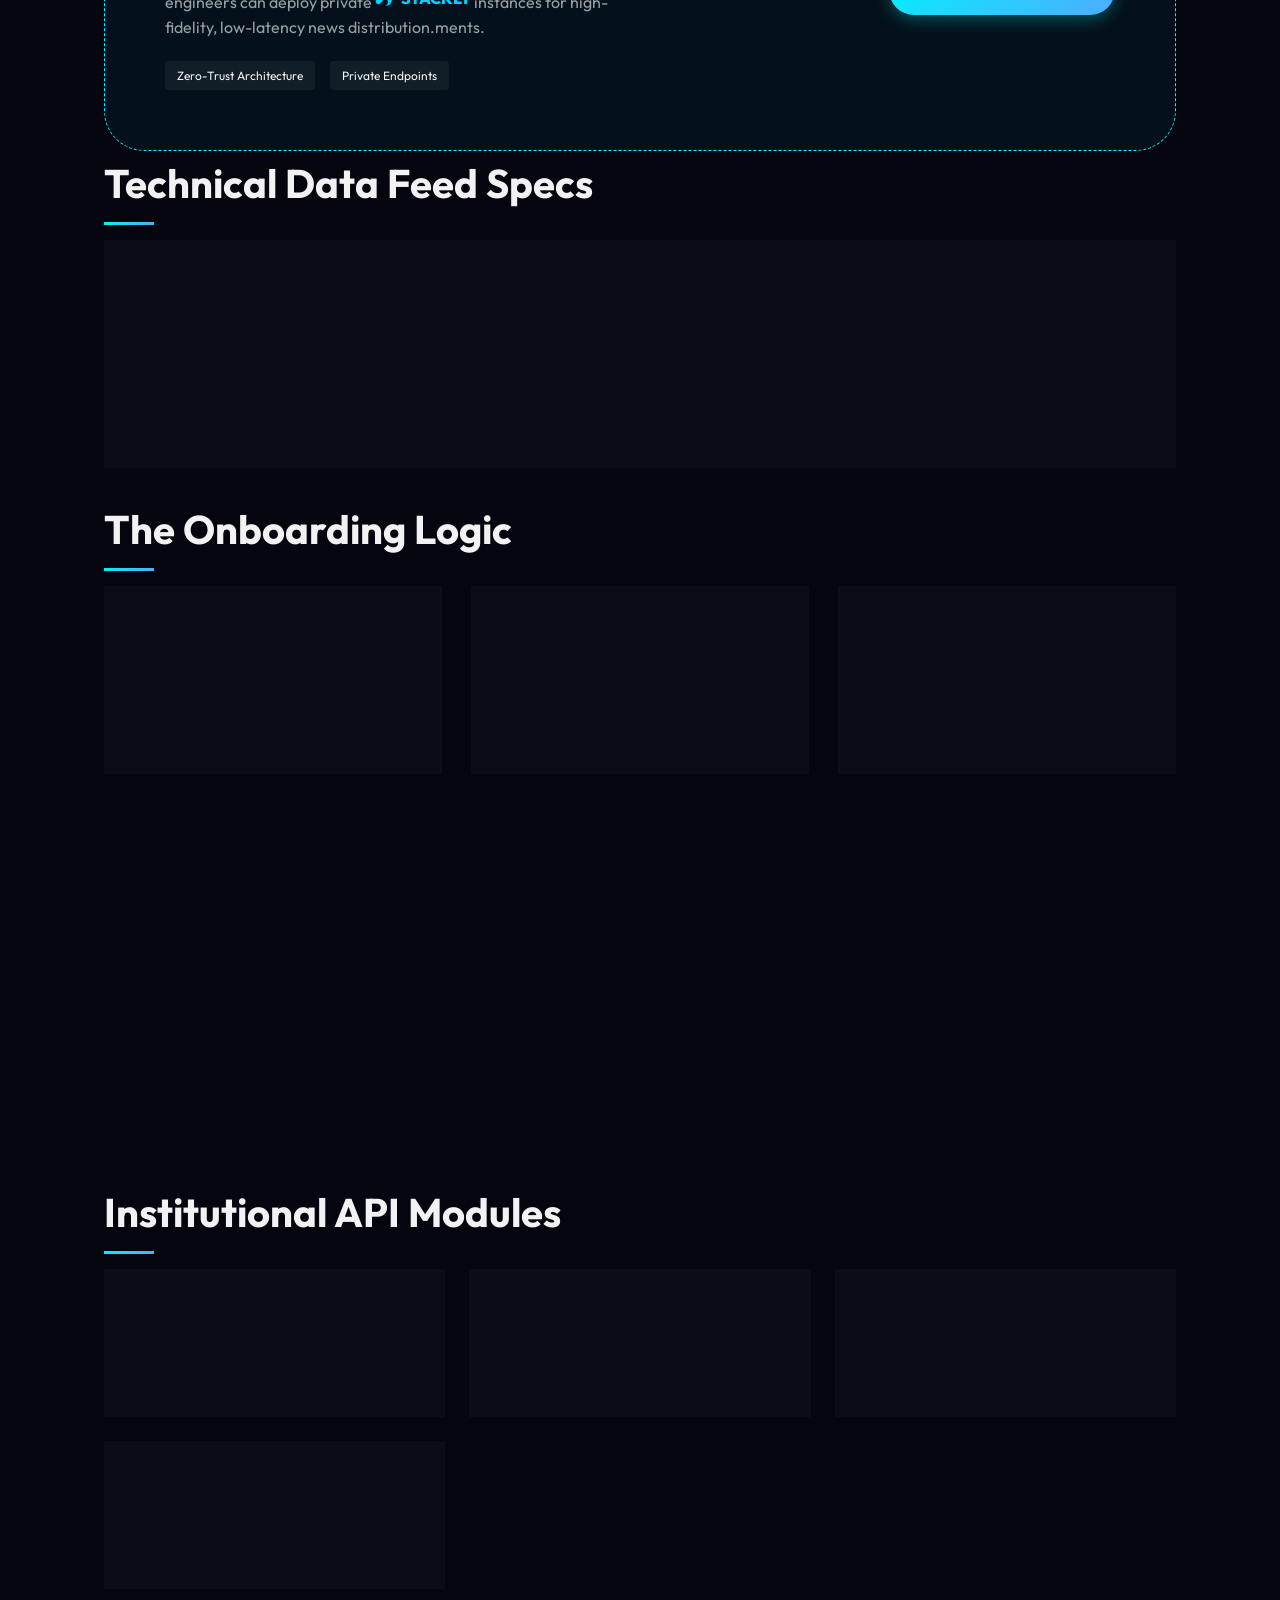
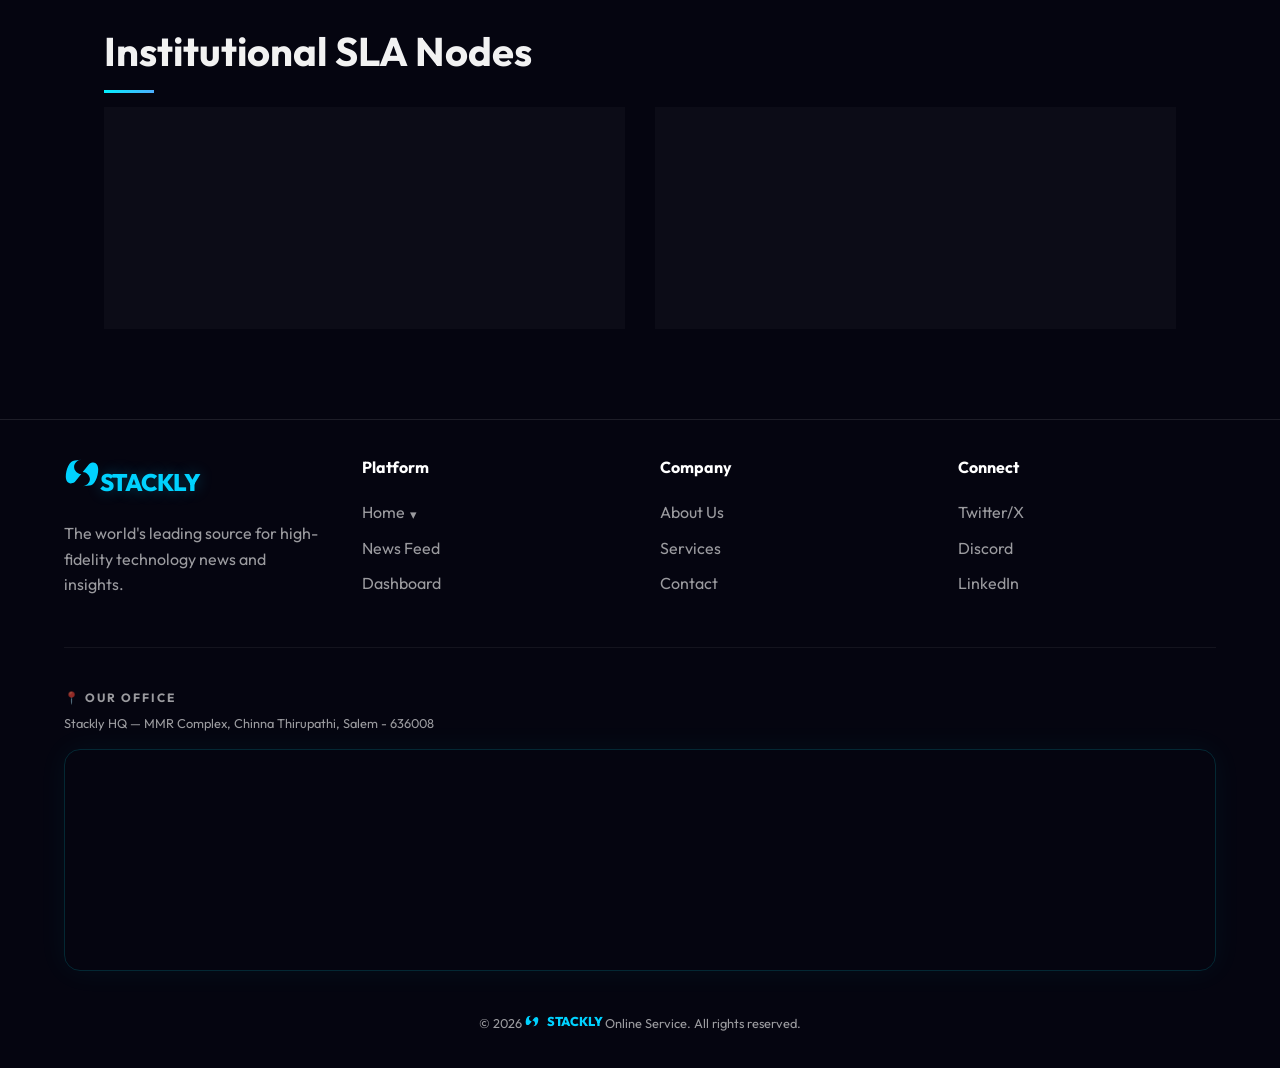
<file: services.html>
﻿<!DOCTYPE html>
<html lang="en">

<head>
    <meta charset="UTF-8">
    <meta name="viewport" content="width=device-width, initial-scale=1.0">
    <title>Our Services | STACKLY</title>
    <link rel="stylesheet" href="styles.css">
    <link href="https://fonts.googleapis.com/css2?family=Outfit:wght@300;400;600;800&display=swap" rel="stylesheet">
</head>

<body>
    <!-- Preloader -->
    <div id="preloader">
        <div class="loader-logo">STACKLY</div>
        <div class="loader-bar"></div>
    </div>
    <nav class="scrolled">
        <a href="index.html" class="logo">STACKLY</a>
        <div class="nav-links">
            <div class="dropdown">
                <a href="index.html">Home</a>
                <div class="dropdown-content">
                    <a href="index.html">Home Page 1</a>
                    <a href="index2.html">Home Page 2</a>
        </div>
            </div>
            <a href="news.html">News</a>
            <a href="about.html">About</a>
            <a href="services.html" class="active">Services</a>
            <a href="contact.html">Contact</a>
                    <a href="signin.html" class="nav-signin-btn"
                style="background: linear-gradient(135deg, #3b5bdb, #7048e8); color: white; padding: 9px 22px; border-radius: 50px; font-weight: 700; font-size: 0.85rem; text-decoration: none; transition: opacity 0.2s; white-space: nowrap; margin-left: 10px;">Sign
                In</a>
        </div>
        <div class="mobile-toggle" id="mobile-toggle">
            <span></span>
            <span></span>
            <span></span>
        </div>
    </nav>

    <!-- Breaking News Ticker -->


    <div class="container fade-in" style="margin-top: 130px;">
        <h1 class="section-title">A Curated Ecosystem of Tech Intelligence</h1>
        <p style="color: var(--text-muted); font-size: 1.25rem; margin-bottom: 30px; max-width: 800px;">
            We offer more than just headlines. From strategic consultancy to precision data feeds, we empower enterprise
            leaders with the tools to navigate the future.
        </p>

        <h2 class="section-title">Subscription Tiers</h2>
        <div style="overflow-x: auto; margin-bottom: 30px;">
            <table style="width: 100%; border-collapse: collapse; min-width: 600px;">
                <thead>
                    <tr style="border-bottom: 1px solid var(--glass-border);">
                        <th style="padding: 20px; text-align: left;">Feature</th>
                        <th style="padding: 20px; text-align: center;">Standard</th>
                        <th style="padding: 20px; text-align: center; color: var(--accent-color);">Professional</th>
                        <th style="padding: 20px; text-align: center;">Enterprise</th>
                    </tr>
                </thead>
                <tbody>
                    <tr style="border-bottom: 1px solid var(--glass-border);">
                        <td style="padding: 20px;">Monthly Deep Dives</td>
                        <td style="padding: 20px; text-align: center;">2</td>
                        <td style="padding: 20px; text-align: center;">Unlimited</td>
                        <td style="padding: 20px; text-align: center;">Unlimited + Custom</td>
                    </tr>
                    <tr style="border-bottom: 1px solid var(--glass-border);">
                        <td style="padding: 20px;">Data API Access</td>
                        <td style="padding: 20px; text-align: center;">-</td>
                        <td style="padding: 20px; text-align: center;">Basic</td>
                        <td style="padding: 20px; text-align: center;">Full Firehose</td>
                    </tr>
                    <tr style="border-bottom: 1px solid var(--glass-border);">
                        <td style="padding: 20px;">Expert Consultation</td>
                        <td style="padding: 20px; text-align: center;">-</td>
                        <td style="padding: 20px; text-align: center;">1 hr/mo</td>
                        <td style="padding: 20px; text-align: center;">On-Demand</td>
                    </tr>
                </tbody>
            </table>
        </div>

        <h2 class="section-title">Voices of Innovation</h2>
        <div class="news-grid" style="grid-template-columns: repeat(auto-fit, minmax(300px, 1fr));">
            <div class="card glass">
                <p style="font-style: italic; color: var(--text-muted); margin-bottom: 20px;">"<span
                        class="logo-inline">STACKLY</span> is our primary
                    source for tracking semiconductor shifts. Their signal-to-noise ratio is unmatched."</p>
                <div style="display: flex; align-items: center; gap: 15px;">
                    <div
                        style="width: 40px; height: 40px; border-radius: 50%; background: var(--accent-color); display: flex; align-items: center; justify-content: center; font-weight: 800; color: #000;">
                        JD</div>
                    <div>
                        <p style="font-weight: 600; font-size: 0.9rem;">James Dalton</p>
                        <p style="font-size: 0.75rem; color: var(--text-muted);">CTO, FutureFab Systems</p>
                    </div>
                </div>
            </div>

            <div class="card glass">
                <p style="font-style: italic; color: var(--text-muted); margin-bottom: 20px;">"The zero-knowledge
                    research they shared saved our security team months of independent auditing."</p>
                <div style="display: flex; align-items: center; gap: 15px;">
                    <div
                        style="width: 40px; height: 40px; border-radius: 50%; background: var(--accent-color); display: flex; align-items: center; justify-content: center; font-weight: 800; color: #000;">
                        MK</div>
                    <div>
                        <p style="font-weight: 600; font-size: 0.9rem;">Mina Kovic</p>
                        <p style="font-size: 0.75rem; color: var(--text-muted);">Lead Dev, Nexus Security</p>
                    </div>
                </div>
            </div>
        </div>

        <div class="news-grid">
            <div class="card glass">
                <i
                    style="color: var(--accent-color); font-size: 2rem; display: block; margin-bottom: 15px;">&lt;/&gt;</i>
                <h3 style="margin-top: 10px;">Tech Data Analytics</h3>
                <p>Proprietary real-time data feeds for tracking industry trends across AI and semiconductors.</p>
                <ul style="color: var(--text-muted); font-size: 0.9rem; margin-bottom: 20px;">
                    <li>• API Integration</li>
                    <li>• Sector Heatmaps</li>
                    <li>• Sentiment Analysis</li>
                </ul>
                <a href="404.html" class="btn btn-outline" style="font-size: 0.8rem; padding: 10px 20px;">Request
                    Demo</a>
            </div>

            <div class="card glass">
                <i style="color: var(--accent-color); font-size: 2rem; display: block; margin-bottom: 15px;">🌐</i>
                <h3 style="margin-top: 10px;">Enterprise Research</h3>
                <p>Custom-tailored whitepapers and deep-dives for corporate decision-makers.</p>
                <ul style="color: var(--text-muted); font-size: 0.9rem; margin-bottom: 20px;">
                    <li>• Competitor Intel</li>
                    <li>• Regulatory Insights</li>
                    <li>• Roadmap Validation</li>
                </ul>
                <a href="404.html" class="btn btn-outline" style="font-size: 0.8rem; padding: 10px 20px;">Consult
                    with Us</a>
            </div>

            <div class="card glass">
                <i style="color: var(--accent-color); font-size: 2rem; display: block; margin-bottom: 15px;">🛡️</i>
                <h3 style="margin-top: 10px;">Security Intelligence</h3>
                <p>Forward-thinking vulnerability reports on emerging protocols (Web3, IoT, and more).</p>
                <ul style="color: var(--text-muted); font-size: 0.9rem; margin-bottom: 20px;">
                    <li>• Threat Landscape Maps</li>
                    <li>• Post-Quantum Guidance</li>
                    <li>• Secure Ops Training</li>
                </ul>
                <a href="404.html" class="btn btn-outline" style="font-size: 0.8rem; padding: 10px 20px;">Learn
                    More</a>
            </div>
        </div>

        <section
            style="margin-top: 30px; padding: 60px; border-radius: 40px; background: rgba(0, 242, 254, 0.05); border: 1px dashed var(--accent-color);">
            <div
                style="display: grid; grid-template-columns: repeat(auto-fit, minmax(300px, 1fr)); gap: 40px; align-items: center;">
                <div>
                    <h2 class="section-title" style="font-size: 1.8rem;">Custom Platform Engineering</h2>
                    <p style="color: var(--text-muted); margin-bottom: 20px;">Need a dedicated data node within your
                        secure perimeter? Our engineers can deploy private <span class="logo-inline">STACKLY</span>
                        instances for high-fidelity,
                        low-latency news distribution.ments.</p>
                    <div style="display: flex; gap: 15px;">
                        <span
                            style="font-size: 0.75rem; background: rgba(255,255,255,0.05); padding: 5px 12px; border-radius: 4px;">Zero-Trust
                            Architecture</span>
                        <span
                            style="font-size: 0.75rem; background: rgba(255,255,255,0.05); padding: 5px 12px; border-radius: 4px;">Private
                            Endpoints</span>
                    </div>
                </div>
                <div style="text-align: right;">
                    <a href="404.html" class="btn btn-primary">Schedule Architect Call</a>
                </div>
            </div>
        </section>

        <!-- Service Specs -->
        <h2 class="section-title">Technical Data Feed Specs</h2>
        <div class="card glass" style="padding: 40px; margin-bottom: 30px;">
            <div style="display: grid; grid-template-columns: repeat(auto-fit, minmax(280px, 1fr)); gap: 40px;">
                <div>
                    <h4 style="margin-bottom: 15px; color: var(--accent-color);">Streaming API</h4>
                    <p style="font-size: 0.85rem; color: var(--text-muted); line-height: 1.6;">Real-time Webhook or
                        WebSocket push with 15ms average latency from ingest to client node.</p>
                    <ul style="font-size: 0.8rem; margin-top: 10px; color: var(--text-muted); list-style: none;">
                        <li>• Format: JSON-LD</li>
                        <li>• Rate Limit: 10k/min (Enterprise)</li>
                    </ul>
                </div>
                <div>
                    <h4 style="margin-bottom: 15px; color: var(--accent-color);">Cold Storage Archive</h4>
                    <p style="font-size: 0.85rem; color: var(--text-muted); line-height: 1.6;">Full access to our 50PB
                        technical archive, indexed by hardware node and sector sentiment.</p>
                    <ul style="font-size: 0.8rem; margin-top: 10px; color: var(--text-muted); list-style: none;">
                        <li>• Query: SQL / GraphQL</li>
                        <li>• Retention: 10 Years</li>
                    </ul>
                </div>
            </div>
        </div>

        <!-- Consultation Process -->
        <h2 class="section-title">The Onboarding Logic</h2>
        <div
            style="display: grid; grid-template-columns: repeat(auto-fit, minmax(220px, 1fr)); gap: 30px; margin-bottom: 30px;">
            <div class="card glass" style="padding: 25px; border-top: 2px solid var(--accent-color);">
                <span style="font-size: 0.7rem; color: var(--accent-color); font-weight: 800;">PHASE 01</span>
                <h4 style="margin: 10px 0;">Node Discovery</h4>
                <p style="font-size: 0.8rem; color: var(--text-muted);">Initial audit of your technical stack to
                    determine optimal ingest points.</p>
            </div>
            <div class="card glass" style="padding: 25px; border-top: 2px solid #00ff87;">
                <span style="font-size: 0.7rem; color: #00ff87; font-weight: 800;">PHASE 02</span>
                <h4 style="margin: 10px 0;">Custom Meshing</h4>
                <p style="font-size: 0.8rem; color: var(--text-muted);">Deployment of private <span
                        class="logo-inline">STACKLY</span> instances on your
                    secure infrastructure.</p>
            </div>
            <div class="card glass" style="padding: 25px; border-top: 2px solid #fff;">
                <span style="font-size: 0.7rem; color: #fff; font-weight: 800;">PHASE 03</span>
                <h4 style="margin: 10px 0;">Live Sync</h4>
                <p style="font-size: 0.8rem; color: var(--text-muted);">Activation of secure-link data channels for
                    real-time intelligence feeds.</p>
            </div>
        </div>

        <!-- Case Study -->
        <div class="card glass"
            style="padding: 60px; background: linear-gradient(to right, rgba(0, 242, 254, 0.05), transparent); border-radius: 40px; margin-bottom: 30px;">
            <div style="display: grid; grid-template-columns: 1fr 1.5fr; gap: 60px; align-items: center;">
                <div>
                    <span class="card-tag">Case Study</span>
                    <h2 style="font-size: 2.2rem; margin-top: 15px;">SZ-Tech Quantum</h2>
                    <p style="color: var(--text-muted); margin-top: 20px; font-size: 1rem; line-height: 1.6;">How a
                        leading Shenzhen hardware lab used <span class="logo-inline">STACKLY</span> Private Instance to
                        predict the 2nm supply chain
                        shifts six months early.in advance.</p>
                </div>
                <div style="display: grid; grid-template-columns: 1fr 1fr; gap: 30px;">
                    <div style="background: rgba(255,255,255,0.03); padding: 25px; border-radius: 15px;">
                        <span style="font-size: 2rem; display: block; margin-bottom: 10px;">⚡</span>
                        <h4 style="font-size: 1.4rem;">40%</h4>
                        <p style="font-size: 0.75rem; color: var(--text-muted);">R&D Velocity Gain</p>
                    </div>
                    <div style="background: rgba(255,255,255,0.03); padding: 25px; border-radius: 15px;">
                        <span style="font-size: 2rem; display: block; margin-bottom: 10px;">🛡️</span>
                        <h4 style="font-size: 1.4rem;">100%</h4>
                        <p style="font-size: 0.75rem; color: var(--text-muted);">Data Sovereignty</p>
                    </div>
                </div>
            </div>
        </div>
        <!-- Custom API Modules -->
        <h2 class="section-title">Institutional API Modules</h2>
        <div
            style="display: grid; grid-template-columns: repeat(auto-fit, minmax(280px, 1fr)); gap: 25px; margin-bottom: 30px;">
            <div class="card glass" style="padding: 25px;">
                <h4 style="font-size: 0.95rem; margin-bottom: 10px; color: var(--accent-color);">Sentiment_Mesh</h4>
                <p style="font-size: 0.8rem; color: var(--text-muted);">Real-time sentiment heatmaps for high-freq
                    hardware stocks and crypto protocols.</p>
            </div>
            <div class="card glass" style="padding: 25px;">
                <h4 style="font-size: 0.95rem; margin-bottom: 10px; color: var(--accent-color);">Patent_Pulse</h4>
                <p style="font-size: 0.8rem; color: var(--text-muted);">Automated tracking of global lithography and
                    quantum patent filings using LLM analysis.</p>
            </div>
            <div class="card glass" style="padding: 25px;">
                <h4 style="font-size: 0.95rem; margin-bottom: 10px; color: var(--accent-color);">L3_Validator</h4>
                <p style="font-size: 0.8rem; color: var(--text-muted);">Verify news integrity using our proprietary L3
                    sharding proof-of-authenticity.</p>
            </div>
            <div class="card glass" style="padding: 25px;">
                <h4 style="font-size: 0.95rem; margin-bottom: 10px; color: var(--accent-color);">Bio_Index</h4>
                <p style="font-size: 0.8rem; color: var(--text-muted);">Genetic-hardware compatibility indices for
                    next-gen regenerative computing labs.</p>
            </div>
        </div>

        <!-- Institutional SLA Tiers -->
        <h2 class="section-title">Institutional SLA Nodes</h2>
        <div
            style="display: grid; grid-template-columns: repeat(auto-fit, minmax(300px, 1fr)); gap: 30px; margin-bottom: 30px;">
            <div class="card glass" style="padding: 30px; border: 1px solid rgba(255,255,255,0.05);">
                <span class="card-tag" style="background: rgba(0, 242, 254, 0.1);">SLA_CORE</span>
                <h3 style="margin: 15px 0;">99.9% Uptime</h3>
                <p style="font-size: 0.85rem; color: var(--text-muted);">Standard reliability with 4h response time for
                    all technical data ingest issues.</p>
            </div>
            <div class="card glass" style="padding: 30px; border: 1px solid var(--accent-color);">
                <span class="card-tag" style="background: var(--accent-color); color: #000;">SLA_PRIME</span>
                <h3 style="margin: 15px 0;">99.99% Uptime</h3>
                <p style="font-size: 0.85rem; color: var(--text-muted);">Priority routing via SZ and LDN nodes. 30min
                    response time with direct architect access.</p>
            </div>
        </div>
    </div>

    <footer>
        <div class="footer-content">
            <div class="footer-info">
                <a href="index.html" class="footer-logo logo">STACKLY</a>
                <p style="color: var(--text-muted); margin-top: 10px;">The world's leading source for high-fidelity
                    technology news and insights.</p>
            </div>
            <div class="footer-links">
                <h4>Platform</h4>
                <ul>
                    <li>
                        <div class="dropdown">
                            <a href="index.html">Home</a>
                            <div class="dropdown-content">
                                <a href="index.html">Home Page 1</a>
                                <a href="index2.html">Home Page 2</a>
                            </div>
                        </div>
                    </li>
                    <li><a href="news.html">News Feed</a></li>
                    <li><a href="dashboard.html">Dashboard</a></li>
                </ul>
            </div>
            <div class="footer-links">
                <h4>Company</h4>
                <ul>
                    <li><a href="about.html">About Us</a></li>
                    <li><a href="services.html">Services</a></li>
                    <li><a href="contact.html">Contact</a></li>
                </ul>
            </div>
            <div class="footer-links">
                <h4>Connect</h4>
                <ul>
                    <li><a href="index.html">Twitter/X</a></li>
                    <li><a href="index.html">Discord</a></li>
                    <li><a href="index.html">LinkedIn</a></li>
                </ul>
            </div>
        </div>
        <div class="footer-map"
            style="margin-top: 40px; border-top: 1px solid rgba(255,255,255,0.06); padding-top: 40px;">
            <h4
                style="font-size: 0.75rem; text-transform: uppercase; letter-spacing: 2px; color: var(--text-muted); margin-bottom: 6px;">
                📍 Our Office</h4>
            <p style="font-size: 0.8rem; color: var(--text-muted); margin-bottom: 15px;">Stackly HQ &mdash; MMR Complex,
                Chinna Thirupathi, Salem - 636008</p>
            <div
                style="border-radius: 16px; overflow: hidden; border: 1px solid rgba(0, 242, 254, 0.15); box-shadow: 0 0 30px rgba(0,242,254,0.05);">
                <iframe
                    src="https://www.google.com/maps/embed?pb=!1m18!1m12!1m3!1d15654.4074811099!2d78.1585!3d11.68!2m3!1f0!2f0!3f0!3m2!1i1024!2i768!4f13.1!3m3!1m2!1s0x3babf04752678125%3A0xe1b699982701047!2sMMR%20COMPLEX!5e0!3m2!1sen!2sin!4v1"
                    width="100%" height="220"
                    style="border:0; display:block; filter: grayscale(0.3) invert(0.85) hue-rotate(180deg);"
                    allowfullscreen="" loading="lazy" referrerpolicy="no-referrer-when-downgrade"></iframe>
            </div>
        </div>
        <p style="text-align: center; color: var(--text-muted); font-size: 0.8rem; margin-top: 40px;">&copy; 2026
            <span class="logo-inline">STACKLY</span> Online Service. All rights reserved.
        </p>
    </footer>

    <script src="script.js"></script>
</body>

</html>
</file>
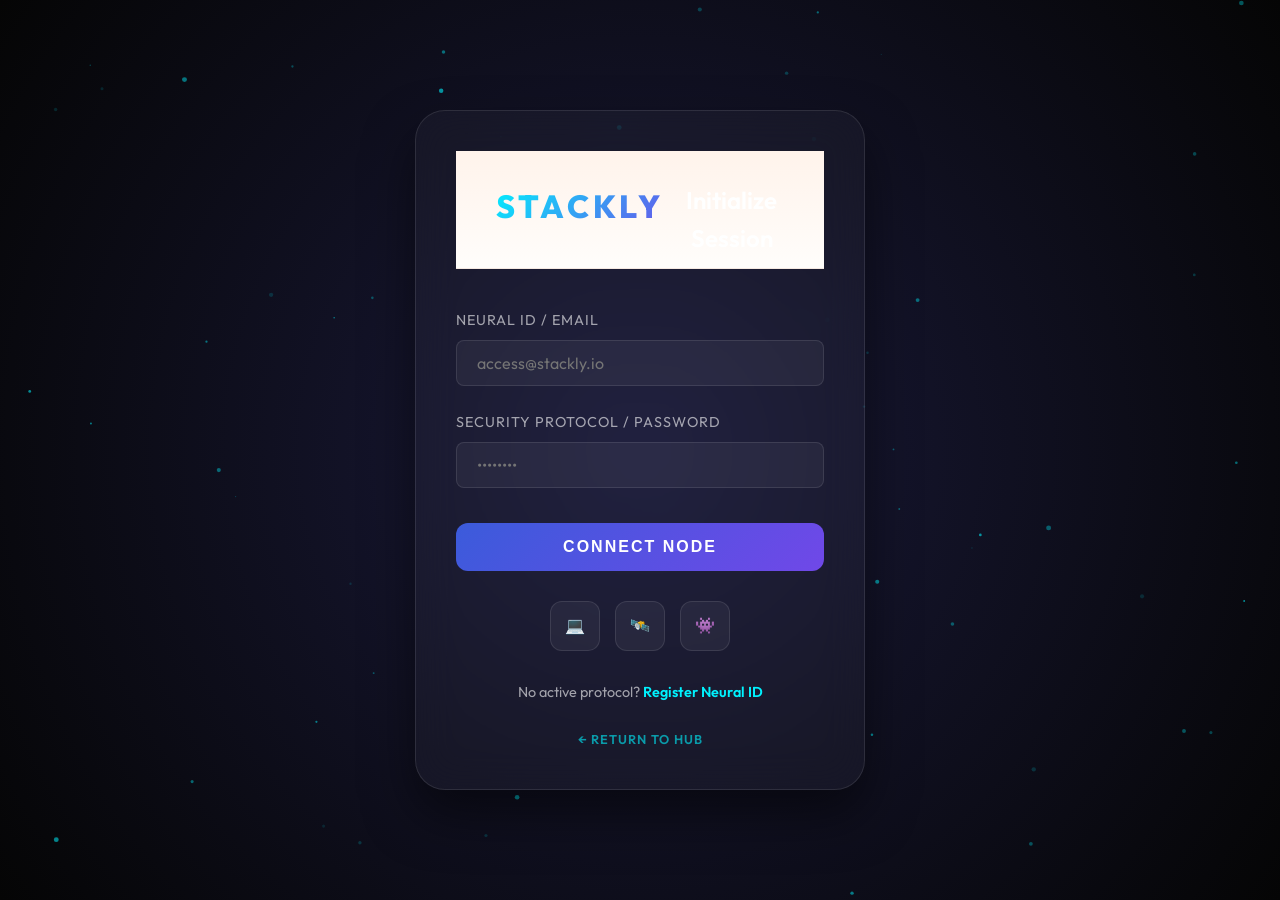
<file: signin.html>
<!DOCTYPE html>
<html lang="en">
<head>
    <meta charset="UTF-8">
    <meta name="viewport" content="width=device-width, initial-scale=1.0">
    <title>Sign In | STACKLY - Futuristic News</title>
    <link rel="stylesheet" href="styles.css">
    <link rel="preconnect" href="https://fonts.googleapis.com">
    <link rel="preconnect" href="https://fonts.gstatic.com" crossorigin>
    <link href="https://fonts.googleapis.com/css2?family=Outfit:wght@300;400;600;800&display=swap" rel="stylesheet">
    <style>
        body {
            margin: 0;
            padding: 0;
            min-height: 100vh;
            display: flex;
            align-items: center;
            justify-content: center;
            background: radial-gradient(circle at center, #1a1a3a 0%, #050505 100%);
            color: #fff;
            font-family: 'Outfit', sans-serif;
            overflow-x: hidden;
        }

        .auth-container {
            width: 100%;
            max-width: 450px;
            padding: 40px;
            background: rgba(255, 255, 255, 0.03);
            backdrop-filter: blur(20px);
            border: 1px solid rgba(255, 255, 255, 0.1);
            border-radius: 30px;
            box-shadow: 0 25px 50px rgba(0, 0, 0, 0.5);
            position: relative;
            z-index: 10;
        }

        .auth-header {
            text-align: center;
            margin-bottom: 40px;
        }

        .auth-logo {
            font-size: 2rem;
            font-weight: 800;
            letter-spacing: 4px;
            background: linear-gradient(135deg, #00f2fe 0%, #7048e8 100%);
            -webkit-background-clip: text;
            background-clip: text;
            -webkit-text-fill-color: transparent;
            margin-bottom: 10px;
            display: block;
            text-decoration: none;
        }

        .auth-title {
            font-size: 1.5rem;
            font-weight: 600;
            color: #fff;
        }

        .form-group {
            margin-bottom: 25px;
        }

        .form-group label {
            display: block;
            margin-bottom: 8px;
            font-size: 0.9rem;
            color: var(--text-muted);
            letter-spacing: 1px;
            text-transform: uppercase;
        }

        .form-control {
            width: 100%;
            padding: 15px 20px;
            background: rgba(255, 255, 255, 0.05);
            border: 1px solid rgba(255, 255, 255, 0.1);
            border-radius: 12px;
            color: #fff;
            font-family: 'Outfit', sans-serif;
            font-size: 1rem;
            transition: all 0.3s ease;
            box-sizing: border-box;
        }

        .form-control:focus {
            outline: none;
            border-color: #00f2fe;
            background: rgba(255, 255, 255, 0.08);
            box-shadow: 0 0 15px rgba(0, 242, 254, 0.2);
        }

        .btn-auth {
            width: 100%;
            padding: 15px;
            background: linear-gradient(135deg, #3b5bdb, #7048e8);
            border: none;
            border-radius: 12px;
            color: #fff;
            font-size: 1rem;
            font-weight: 700;
            cursor: pointer;
            transition: all 0.3s ease;
            text-transform: uppercase;
            letter-spacing: 2px;
            margin-top: 10px;
        }

        .btn-auth:hover {
            transform: translateY(-3px);
            box-shadow: 0 10px 20px rgba(112, 72, 232, 0.4);
        }

        .auth-footer {
            margin-top: 30px;
            text-align: center;
            font-size: 0.9rem;
            color: var(--text-muted);
        }

        .auth-footer a {
            color: #00f2fe;
            text-decoration: none;
            font-weight: 600;
        }

        .social-auth {
            display: flex;
            gap: 15px;
            margin-top: 30px;
            justify-content: center;
        }

        .social-btn {
            width: 50px;
            height: 50px;
            background: rgba(255, 255, 255, 0.05);
            border: 1px solid rgba(255, 255, 255, 0.1);
            border-radius: 12px;
            display: flex;
            align-items: center;
            justify-content: center;
            cursor: pointer;
            transition: all 0.3s ease;
        }

        .social-btn:hover {
            background: rgba(255, 255, 255, 0.1);
            border-color: rgba(255, 255, 255, 0.3);
        }

        #bg-canvas {
            position: absolute;
            top: 0;
            left: 0;
            width: 100%;
            height: 100%;
            z-index: 1;
        }
    </style>
</head>
<body>
    <canvas id="bg-canvas"></canvas>
    <div class="auth-container">
        <div class="auth-header">
            <a href="index.html" class="auth-logo">STACKLY</a>
            <h2 class="auth-title">Initialize Session</h2>
        </div>
        
        <form id="loginForm">
            <div class="form-group">
                <label for="email">Neural ID / Email</label>
                <input type="email" id="email" class="form-control" placeholder="access@stackly.io" required>
            </div>
            <div class="form-group">
                <label for="password">Security Protocol / Password</label>
                <input type="password" id="password" class="form-control" placeholder="••••••••" required>
            </div>
            
            <button type="submit" class="btn-auth">Connect Node</button>
        </form>

        <div class="social-auth">
            <div class="social-btn" title="Sign in with GitHub">💻</div>
            <div class="social-btn" title="Sign in with Google">🛰️</div>
            <div class="social-btn" title="Sign in with Discord">👾</div>
        </div>

        <div class="auth-footer">
            No active protocol? <a href="signup.html">Register Neural ID</a>
            <div style="margin-top: 25px;">
                <a href="index.html" style="opacity: 0.6; font-size: 0.8rem; text-transform: uppercase; letter-spacing: 1px; display: block;">← Return to Hub</a>
            </div>
        </div>
    </div>

    <script>
        const canvas = document.getElementById('bg-canvas');
        const ctx = canvas.getContext('2d');
        let width, height;

        function resize() {
            width = canvas.width = window.innerWidth;
            height = canvas.height = window.innerHeight;
        }

        window.addEventListener('resize', resize);
        resize();

        const particles = [];
        for (let i = 0; i < 70; i++) {
            particles.push({
                x: Math.random() * width,
                y: Math.random() * height,
                size: Math.random() * 2 + 0.5,
                opacity: Math.random() * 0.5 + 0.1,
                speedX: (Math.random() - 0.5) * 0.3,
                speedY: (Math.random() - 0.5) * 0.3
            });
        }

        function draw() {
            ctx.clearRect(0, 0, width, height);
            
            particles.forEach(p => {
                ctx.beginPath();
                ctx.arc(p.x, p.y, p.size, 0, Math.PI * 2);
                ctx.fillStyle = `rgba(0, 242, 254, ${p.opacity})`;
                ctx.fill();
                
                p.x += p.speedX;
                p.y += p.speedY;
                
                if (p.x < 0) p.x = width;
                if (p.x > width) p.x = 0;
                if (p.y < 0) p.y = height;
                if (p.y > height) p.y = 0;
            });
            
            requestAnimationFrame(draw);
        }
        draw();

        document.getElementById('loginForm').addEventListener('submit', (e) => {
            e.preventDefault();
            localStorage.setItem('isLoggedIn', 'true');
            window.location.href = 'index.html';
        });
    </script>
</body>
</html>
</file>
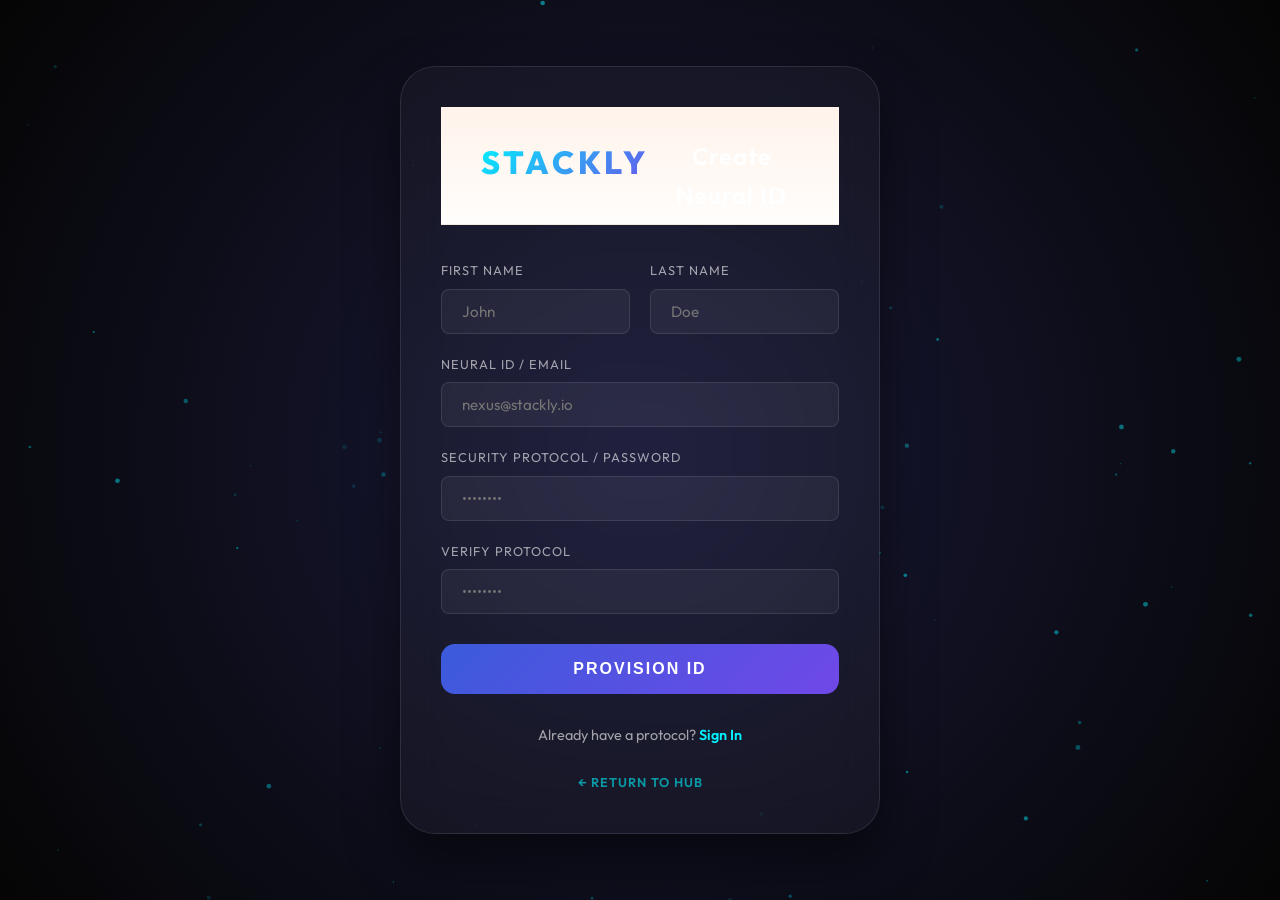
<file: signup.html>
<!DOCTYPE html>
<html lang="en">
<head>
    <meta charset="UTF-8">
    <meta name="viewport" content="width=device-width, initial-scale=1.0">
    <title>Register Neural ID | STACKLY</title>
    <link rel="stylesheet" href="styles.css">
    <link rel="preconnect" href="https://fonts.googleapis.com">
    <link rel="preconnect" href="https://fonts.gstatic.com" crossorigin>
    <link href="https://fonts.googleapis.com/css2?family=Outfit:wght@300;400;600;800&display=swap" rel="stylesheet">
    <style>
        body {
            margin: 0;
            padding: 0;
            min-height: 100vh;
            display: flex;
            align-items: center;
            justify-content: center;
            background: radial-gradient(circle at center, #1a1a3a 0%, #050505 100%);
            color: #fff;
            font-family: 'Outfit', sans-serif;
            overflow-x: hidden;
        }

        .auth-container {
            width: 100%;
            max-width: 480px;
            padding: 40px;
            background: rgba(255, 255, 255, 0.03);
            backdrop-filter: blur(20px);
            border: 1px solid rgba(255, 255, 255, 0.1);
            border-radius: 35px;
            box-shadow: 0 25px 50px rgba(0, 0, 0, 0.5);
            position: relative;
            z-index: 10;
            margin: 20px;
        }

        .auth-header {
            text-align: center;
            margin-bottom: 35px;
        }

        .auth-logo {
            font-size: 2rem;
            font-weight: 800;
            letter-spacing: 4px;
            background: linear-gradient(135deg, #00f2fe 0%, #7048e8 100%);
            -webkit-background-clip: text;
            background-clip: text;
            -webkit-text-fill-color: transparent;
            margin-bottom: 10px;
            display: block;
            text-decoration: none;
        }

        .auth-title {
            font-size: 1.5rem;
            font-weight: 600;
            color: #fff;
            letter-spacing: 1px;
        }

        .form-grid {
            display: grid;
            grid-template-columns: 1fr 1fr;
            gap: 20px;
        }

        .form-group {
            margin-bottom: 20px;
        }

        .form-group.full-width {
            grid-column: span 2;
        }

        .form-group label {
            display: block;
            margin-bottom: 8px;
            font-size: 0.8rem;
            color: var(--text-muted);
            letter-spacing: 1px;
            text-transform: uppercase;
        }

        .form-control {
            width: 100%;
            padding: 14px 20px;
            background: rgba(255, 255, 255, 0.05);
            border: 1px solid rgba(255, 255, 255, 0.1);
            border-radius: 12px;
            color: #fff;
            font-family: 'Outfit', sans-serif;
            font-size: 0.95rem;
            transition: all 0.3s ease;
            box-sizing: border-box;
        }

        .form-control:focus {
            outline: none;
            border-color: #00f2fe;
            background: rgba(255, 255, 255, 0.08);
            box-shadow: 0 0 15px rgba(0, 242, 254, 0.2);
        }

        .btn-auth {
            width: 100%;
            padding: 16px;
            background: linear-gradient(135deg, #3b5bdb, #7048e8);
            border: none;
            border-radius: 14px;
            color: #fff;
            font-size: 1rem;
            font-weight: 700;
            cursor: pointer;
            transition: all 0.3s ease;
            text-transform: uppercase;
            letter-spacing: 2px;
            margin-top: 10px;
        }

        .btn-auth:hover {
            transform: translateY(-3px);
            box-shadow: 0 10px 25px rgba(112, 72, 232, 0.4);
        }

        .auth-footer {
            margin-top: 30px;
            text-align: center;
            font-size: 0.9rem;
            color: var(--text-muted);
        }

        .auth-footer a {
            color: #00f2fe;
            text-decoration: none;
            font-weight: 600;
        }

        #bg-canvas {
            position: absolute;
            top: 0;
            left: 0;
            width: 100%;
            height: 100%;
            z-index: 1;
        }

        @media (max-width: 480px) {
            .form-grid {
                grid-template-columns: 1fr;
            }
            .form-group.full-width {
                grid-column: span 1;
            }
        }
    </style>
</head>
<body>
    <canvas id="bg-canvas"></canvas>
    <div class="auth-container">
        <div class="auth-header">
            <a href="index.html" class="auth-logo">STACKLY</a>
            <h2 class="auth-title">Create Neural ID</h2>
        </div>
        
        <form id="registerForm">
            <div class="form-grid">
                <div class="form-group">
                    <label for="firstName">First Name</label>
                    <input type="text" id="firstName" class="form-control" placeholder="John" required>
                </div>
                <div class="form-group">
                    <label for="lastName">Last Name</label>
                    <input type="text" id="lastName" class="form-control" placeholder="Doe" required>
                </div>
            </div>
            
            <div class="form-group full-width">
                <label for="email">Neural ID / Email</label>
                <input type="email" id="email" class="form-control" placeholder="nexus@stackly.io" required>
            </div>
            
            <div class="form-group full-width">
                <label for="password">Security Protocol / Password</label>
                <input type="password" id="password" class="form-control" placeholder="••••••••" required>
            </div>

            <div class="form-group full-width">
                <label for="confirm">Verify Protocol</label>
                <input type="password" id="confirm" class="form-control" placeholder="••••••••" required>
            </div>
            
            <button type="submit" class="btn-auth">Provision ID</button>
        </form>

        <div class="auth-footer">
            Already have a protocol? <a href="signin.html">Sign In</a>
            <div style="margin-top: 25px;">
                <a href="index.html" style="opacity: 0.6; font-size: 0.8rem; text-transform: uppercase; letter-spacing: 1px; display: block;">← Return to Hub</a>
            </div>
        </div>
    </div>

    <script>
        const canvas = document.getElementById('bg-canvas');
        const ctx = canvas.getContext('2d');
        let width, height;

        function resize() {
            width = canvas.width = window.innerWidth;
            height = canvas.height = window.innerHeight;
        }

        window.addEventListener('resize', resize);
        resize();

        const particles = [];
        for (let i = 0; i < 80; i++) {
            particles.push({
                x: Math.random() * width,
                y: Math.random() * height,
                size: Math.random() * 2 + 0.5,
                opacity: Math.random() * 0.4 + 0.1,
                speedX: (Math.random() - 0.5) * 0.4,
                speedY: (Math.random() - 0.5) * 0.4
            });
        }

        function draw() {
            ctx.clearRect(0, 0, width, height);
            
            particles.forEach(p => {
                ctx.beginPath();
                ctx.arc(p.x, p.y, p.size, 0, Math.PI * 2);
                ctx.fillStyle = `rgba(0, 242, 254, ${p.opacity})`;
                ctx.fill();
                
                p.x += p.speedX;
                p.y += p.speedY;
                
                if (p.x < 0) p.x = width;
                if (p.x > width) p.x = 0;
                if (p.y < 0) p.y = height;
                if (p.y > height) p.y = 0;
            });
            
            requestAnimationFrame(draw);
        }
        draw();

        document.getElementById('registerForm').addEventListener('submit', (e) => {
            e.preventDefault();
            // Store dummy data
            localStorage.setItem('isLoggedIn', 'true');
            window.location.href = 'index.html';
        });
    </script>
</body>
</html>
</file>
<file: styles.css>
@import url('https://fonts.googleapis.com/css2?family=Outfit:wght@300;400;600;700;800&family=Orbitron:wght@800&display=swap');

:root {
  /* Color Palette */
  --bg-color: #050510;
  --surface-color: #0c0c1e;
  --text-main: rgba(255, 255, 255, 0.95);
  --text-muted: rgba(255, 255, 255, 0.6);
  --primary-gradient: linear-gradient(135deg, #00f2fe 0%, #4facfe 100%);
  --accent-color: #00f2fe;
  --accent-glow: 0 0 20px rgba(0, 242, 254, 0.4);
  --glass: rgba(255, 255, 255, 0.03);
  --glass-border: rgba(255, 255, 255, 0.1);
  --shadow: 0 10px 30px rgba(0, 0, 0, 0.5);

  /* Font Families */
  --font-main: 'Outfit', -apple-system, BlinkMacSystemFont, 'Segoe UI', Roboto, sans-serif;
}

html {
  overflow-x: hidden;
  max-width: 100%;
}

* {
  box-sizing: border-box;
  margin: 0;
  padding: 0;
  max-width: 100%;
}

body {
  background-color: var(--bg-color);
  color: var(--text-main);
  font-family: var(--font-main);
  line-height: 1.6;
  overflow-x: hidden;
  max-width: 100%;
  width: 100%;
  -webkit-font-smoothing: antialiased;
}

a {
  text-decoration: none;
  color: inherit;
  transition: 0.3s cubic-bezier(0.4, 0, 0.2, 1);
}

ul {
  list-style: none;
}

/* Scrollbar Styling */
::-webkit-scrollbar {
  width: 8px;
}

::-webkit-scrollbar-track {
  background: var(--bg-color);
}

::-webkit-scrollbar-thumb {
  background: #1a1a3a;
  border-radius: 10px;
}

::-webkit-scrollbar-thumb:hover {
  background: var(--accent-color);
}

/* Global Animations Definitions */
@keyframes fadeInUp {
  from {
    opacity: 0;
    transform: translateY(30px);
  }

  to {
    opacity: 1;
    transform: translateY(0);
  }
}

@keyframes float {
  0% {
    transform: translateY(0px);
  }

  50% {
    transform: translateY(-10px);
  }

  100% {
    transform: translateY(0px);
  }
}

@keyframes glowPulse {
  0% {
    text-shadow: 0 0 5px rgba(0, 242, 254, 0.2);
  }

  50% {
    text-shadow: 0 0 20px rgba(0, 242, 254, 0.6);
  }

  100% {
    text-shadow: 0 0 5px rgba(0, 242, 254, 0.2);
  }
}

/* Glassmorphism Classes */
.glass {
  background: var(--glass);
  backdrop-filter: blur(12px);
  -webkit-backdrop-filter: blur(12px);
  border: 1px solid var(--glass-border);
  border-radius: 16px;
}

/* Button Component */
.btn {
  padding: 12px 30px;
  border-radius: 50px;
  font-weight: 600;
  cursor: pointer;
  display: inline-flex;
  align-items: center;
  gap: 8px;
  border: none;
  transition: 0.4s cubic-bezier(0.4, 0, 0.2, 1);
  font-family: inherit;
}

.btn-primary {
  background: var(--primary-gradient);
  color: #000;
  box-shadow: 0 4px 15px rgba(0, 242, 254, 0.3);
}

.btn-primary:hover {
  transform: translateY(-3px) scale(1.02);
  box-shadow: 0 8px 25px rgba(0, 242, 254, 0.5);
}

.btn-outline {
  background: transparent;
  border: 1px solid var(--accent-color);
  color: var(--accent-color);
}

.btn-outline:hover {
  background: var(--accent-color);
  color: #000;
  box-shadow: var(--accent-glow);
}

/* Navigation */
nav {
  position: fixed;
  top: 0;
  width: 100%;
  padding: 20px 5%;
  display: flex;
  justify-content: space-between;
  align-items: center;
  z-index: 1000;
  transition: 0.4s;
}

nav.scrolled {
  padding: 10px 5%;
  background: rgba(5, 5, 16, 0.9);
  backdrop-filter: blur(10px);
  border-bottom: 1px solid var(--glass-border);
}

.logo {
  font-family: 'Outfit', sans-serif;
  font-size: 1.6rem;
  font-weight: 900;
  color: #00d2ff;
  background: none;
  -webkit-background-clip: initial;
  background-clip: initial;
  -webkit-text-fill-color: initial;
  letter-spacing: -1px;
  display: inline-flex;
  align-items: center;
  gap: 12px;
  text-transform: uppercase;
  text-shadow: 0 0 15px rgba(0, 210, 255, 0.3);
}

.logo::before {
  content: '';
  display: inline-block;
  width: 1.5em;
  height: 1.5em;
  background: #00d2ff;
  mask: url("data:image/svg+xml,%3Csvg xmlns='http://www.w3.org/2000/svg' viewBox='0 0 100 100'%3E%3Cpath d='M30 15 C15 15 5 40 5 60 C5 75 15 85 30 75 L48 53 C38 53 28 43 28 33 C28 23 38 13 48 13 Z' /%3E%3Cpath d='M70 85 C85 85 95 60 95 40 C95 25 85 15 70 25 L52 47 C62 47 72 57 72 67 C72 77 62 87 52 87 Z' /%3E%3C/svg%3E") no-repeat center;
  -webkit-mask: url("data:image/svg+xml,%3Csvg xmlns='http://www.w3.org/2000/svg' viewBox='0 0 100 100'%3E%3Cpath d='M30 15 C15 15 5 40 5 60 C5 75 15 85 30 75 L48 53 C38 53 28 43 28 33 C28 23 38 13 48 13 Z' /%3E%3Cpath d='M70 85 C85 85 95 60 95 40 C95 25 85 15 70 25 L52 47 C62 47 72 57 72 67 C72 77 62 87 52 87 Z' /%3E%3C/svg%3E") no-repeat center;
  mask-size: contain;
  -webkit-mask-size: contain;
}

.logo-inline {
  font-family: 'Outfit', sans-serif;
  display: inline-flex;
  align-items: center;
  gap: 8px;
  font-weight: 800;
  color: #00d2ff;
  letter-spacing: -0.2px;
}

.logo-inline::before {
  content: '';
  display: inline-block;
  width: 1.1em;
  height: 1.1em;
  background: #00d2ff;
  mask: url("data:image/svg+xml,%3Csvg xmlns='http://www.w3.org/2000/svg' viewBox='0 0 100 100'%3E%3Cpath d='M30 15 C15 15 5 40 5 60 C5 75 15 85 30 75 L48 53 C38 53 28 43 28 33 C28 23 38 13 48 13 Z' /%3E%3Cpath d='M70 85 C85 85 95 60 95 40 C95 25 85 15 70 25 L52 47 C62 47 72 57 72 67 C72 77 62 87 52 87 Z' /%3E%3C/svg%3E") no-repeat center;
  -webkit-mask: url("data:image/svg+xml,%3Csvg xmlns='http://www.w3.org/2000/svg' viewBox='0 0 100 100'%3E%3Cpath d='M30 15 C15 15 5 40 5 60 C5 75 15 85 30 75 L48 53 C38 53 28 43 28 33 C28 23 38 13 48 13 Z' /%3E%3Cpath d='M70 85 C85 85 95 60 95 40 C95 25 85 15 70 25 L52 47 C62 47 72 57 72 67 C72 77 62 87 52 87 Z' /%3E%3C/svg%3E") no-repeat center;
  mask-size: contain;
  -webkit-mask-size: contain;
}

.nav-links {
  display: flex;
  gap: 30px;
}

.nav-links a:active,
.nav-links a.active {
  color: var(--accent-color);
  text-shadow: var(--accent-glow);
}

.nav-links a:hover {
  color: var(--accent-color);
  text-shadow: var(--accent-glow);
}

/* Dropdown Menu */
.dropdown {
  position: relative;
  display: inline-block;
}

.dropdown-content {
  display: none;
  position: absolute;
  top: 100%;
  left: 0;
  min-width: 160px;
  background: rgba(12, 12, 30, 0.95);
  backdrop-filter: blur(15px);
  border: 1px solid var(--glass-border);
  border-radius: 12px;
  padding: 10px 0;
  z-index: 1001;
  box-shadow: var(--shadow);
  margin-top: 10px;
  opacity: 0;
  transform: translateY(10px);
  transition: all 0.3s ease;
}

.dropdown:hover .dropdown-content {
  display: block;
  opacity: 1;
  transform: translateY(0);
}

.dropdown-content a {
  display: block;
  padding: 10px 20px;
  color: var(--text-muted);
  font-size: 0.9rem;
  transition: 0.3s;
}

.dropdown-content a:hover {
  background: rgba(255, 255, 255, 0.05);
  color: var(--accent-color);
  padding-left: 25px;
}

.dropdown-content a.active {
  color: var(--accent-color);
  background: rgba(0, 242, 254, 0.05);
}

/* Arrow indicator for dropdown */
.dropdown>a::after {
  content: '▾';
  font-size: 0.8rem;
  margin-left: 5px;
  vertical-align: middle;
  display: inline-block;
  transition: 0.3s;
}

.dropdown:hover>a::after {
  transform: rotate(180deg);
}

/* Mobile Toggle */
.mobile-toggle {
  display: none;
  flex-direction: column;
  justify-content: space-between;
  width: 30px;
  height: 21px;
  cursor: pointer;
  z-index: 2000;
  padding: 3px 0;
}

.mobile-toggle span {
  display: block;
  width: 100%;
  height: 2.5px;
  background: var(--accent-color);
  border-radius: 3px;
  transition: all 0.3s ease-in-out;
}

/* Hero Section */
.hero {
  min-height: 100vh;
  display: flex;
  flex-direction: column;
  justify-content: center;
  align-items: center;
  position: relative;
  padding: 0 5%;
  text-align: center;
  overflow: hidden;
}

.hero-bg {
  position: absolute;
  width: 100%;
  height: 100%;
  z-index: -1;
  background: radial-gradient(circle at center, #1a1a3a 0%, #050510 100%);
  opacity: 0.5;
}

.hero h1 {
  font-size: clamp(2.5rem, 8vw, 4.5rem);
  font-weight: 800;
  line-height: 1.1;
  margin-bottom: 20px;
  animation: fadeInUp 0.8s ease forwards;
}

.hero h1 span {
  background: var(--primary-gradient);
  -webkit-background-clip: text;
  background-clip: text;
  -webkit-text-fill-color: transparent;
}

.hero p {
  font-size: 1.2rem;
  color: var(--text-muted);
  max-width: 600px;
  margin-bottom: 40px;
  animation: fadeInUp 0.8s ease 0.2s forwards;
  opacity: 0;
}

/* Grid Layouts */
.container {
  max-width: 1200px;
  margin: 0 auto;
  padding: 40px 5%;
}

.section-title {
  font-size: 2.5rem;
  margin-bottom: 25px;
  position: relative;
  display: inline-block;
}

.section-title::after {
  content: '';
  position: absolute;
  bottom: -10px;
  left: 0;
  width: 50px;
  height: 3px;
  background: var(--primary-gradient);
}

.news-grid {
  display: grid;
  grid-template-columns: repeat(auto-fill, minmax(300px, 1fr));
  gap: 30px;
}

/* Card Styles */
.card {
  padding: 20px;
  transition: 0.4s;
  animation: fadeInUp 0.8s ease forwards;
  opacity: 0;
}

.card:nth-child(2) {
  animation-delay: 0.1s;
}

.card:nth-child(3) {
  animation-delay: 0.2s;
}

.card:hover {
  transform: translateY(-10px);
  border-color: var(--accent-color);
  box-shadow: 0 20px 40px rgba(0, 0, 0, 0.4);
}

.card-img-wrapper {
  width: 100%;
  height: 200px;
  border-radius: 12px;
  overflow: hidden;
  margin-bottom: 20px;
}

.card-img {
  width: 100%;
  height: 100%;
  object-fit: cover;
  transition: 0.5s;
}

.card:hover .card-img {
  transform: scale(1.1);
}

.card-tag {
  font-size: 0.75rem;
  text-transform: uppercase;
  color: var(--accent-color);
  font-weight: 700;
  letter-spacing: 1px;
  margin-bottom: 10px;
  display: inline-block;
}

.card h3 {
  font-size: 1.25rem;
  margin-bottom: 10px;
}

.card p {
  color: var(--text-muted);
  font-size: 0.95rem;
  margin-bottom: 20px;
}

/* Footer */
footer {
  padding: 35px 5%;
  border-top: 1px solid var(--glass-border);
  margin-top: 20px;
}

.footer-content {
  display: grid;
  grid-template-columns: repeat(auto-fit, minmax(200px, 1fr));
  gap: 40px;
  max-width: 1200px;
  margin: 0 auto;
}

.footer-logo {
  font-size: 1.5rem;
  font-weight: 800;
  margin-bottom: 20px;
  display: block;
}

.footer-links h4 {
  margin-bottom: 20px;
  color: #fff;
}

.footer-links li {
  margin-bottom: 10px;
}

.footer-links a {
  color: var(--text-muted);
}

.footer-links a:hover {
  color: var(--accent-color);
}

/* Form Styles (Login & Contact) */
.form-container {
  max-width: 450px;
  margin: 120px auto;
  padding: 40px;
}

.form-group {
  margin-bottom: 20px;
}

.form-group label {
  display: block;
  margin-bottom: 8px;
  font-size: 0.9rem;
  color: var(--text-muted);
}

.form-group input,
.form-group textarea {
  width: 100%;
  padding: 12px 20px;
  background: rgba(255, 255, 255, 0.05);
  border: 1px solid var(--glass-border);
  border-radius: 8px;
  color: #fff;
  font-family: inherit;
  transition: 0.3s;
}

.form-group input:focus,
.form-group textarea:focus {
  outline: none;
  border-color: var(--accent-color);
  background: rgba(255, 255, 255, 0.08);
}

/* Dashboard Styles */
.dash-header {
  display: flex;
  justify-content: space-between;
  align-items: center;
  margin-bottom: 40px;
}

.stat-grid {
  display: grid;
  grid-template-columns: repeat(auto-fit, minmax(200px, 1fr));
  gap: 20px;
  margin-bottom: 40px;
}

.stat-card {
  padding: 24px;
  text-align: center;
}

.stat-card h2 {
  font-size: 2.5rem;
  color: var(--accent-color);
}

/* Animations Helper */
.fade-in {
  animation: fadeInUp 0.8s ease forwards;
}

@keyframes float-particle {
  0% {
    transform: translateY(0) translateX(0);
  }

  33% {
    transform: translateY(-50px) translateX(20px);
  }

  66% {
    transform: translateY(-20px) translateX(-20px);
  }

  100% {
    transform: translateY(0) translateX(0);
  }
}

.particle-container {
  opacity: 0.6;
}

/* Mobile Nav Enhancements */
@media (max-width: 768px) {
  .mobile-toggle {
    display: flex;
  }

  .nav-links {
    display: flex !important;
    position: fixed !important;
    top: 0 !important;
    right: -100% !important;
    left: auto !important;
    width: 75% !important;
    height: 100vh !important;
    flex-direction: column !important;
    background: rgba(10, 10, 25, 0.98) !important;
    backdrop-filter: blur(15px) !important;
    -webkit-backdrop-filter: blur(15px) !important;
    justify-content: flex-start !important;
    align-items: center !important;
    padding-top: 100px !important;
    gap: 25px !important;
    overflow-y: auto !important;
    transition: right 0.4s cubic-bezier(0.4, 0, 0.2, 1) !important;
    box-shadow: -10px 0 30px rgba(0, 0, 0, 0.5) !important;
    z-index: 999 !important;
    opacity: 1 !important;
    visibility: visible !important;
    transform: none !important;
  }

  .nav-links.active {
    right: 0 !important;
  }

  .nav-links a {
    font-size: 1.5rem !important;
    font-weight: 600 !important;
    opacity: 1 !important;
    transform: none !important;
    display: block !important;
  }

  /* Make dropdown static and visible on mobile */
  .dropdown-content {
    display: flex !important;
    flex-direction: column !important;
    position: static !important;
    background: transparent !important;
    box-shadow: none !important;
    padding: 0 !important;
    margin-top: 15px !important;
    margin-left: 20px !important;
    opacity: 1 !important;
    transform: none !important;
    border: none !important;
    border-radius: 0 !important;
    min-width: auto !important;
    visibility: visible !important;
  }

  .dropdown-content a {
    font-size: 1.1rem !important;
    padding: 10px 0 !important;
    opacity: 1 !important;
    visibility: visible !important;
    display: block !important;
    transform: none !important;
  }

  .dropdown-content a:hover {
    background: transparent !important;
    padding-left: 10px !important;
  }

  .dropdown>a::after {
    display: none !important;
    content: '' !important;
  }

  .mobile-toggle span {
    transition: 0.3s;
  }
}

.card h3 {
  margin-top: 10px;
  background: linear-gradient(to right, #fff, var(--text-muted));
  -webkit-background-clip: text;
  background-clip: text;
  -webkit-text-fill-color: transparent;
  transition: 0.3s;
}

.card:hover h3 {
  -webkit-text-fill-color: #fff;
}

@media (max-width: 320px) {
  nav {
    padding: 15px 5%;
  }

  .logo {
    font-size: 1.2rem;
  }

  .nav-links {
    padding: 20px 25px;
    gap: 15px;
  }

  .nav-links a {
    font-size: 1.3rem;
  }

  .hero h1 {
    font-size: 1.8rem;
    line-height: 1.1;
  }

  .hero p {
    font-size: 0.95rem;
    margin-bottom: 25px;
  }

  .hero-btns {
    flex-direction: column;
    gap: 15px;
    width: 100%;
  }

  .hero-btns .btn {
    width: 100%;
    justify-content: center;
    font-size: 0.9rem;
    padding: 12px 20px;
  }

  .container {
    padding: 30px 15px !important;
  }

  .section-title {
    font-size: 1.5rem;
  }

  .card {
    padding: 20px;
  }

  .card h3 {
    font-size: 1.15rem;
  }

  .news-grid {
    gap: 20px;
  }

  .footer-content {
    grid-template-columns: 1fr;
    gap: 30px;
  }
}

/* Light Theme (White Base) Overrides */
.light-theme {
  --bg-color: #ffffff;
  --surface-color: #f8f9fa;
  --text-main: #1a1a2e;
  --text-muted: #6c757d;
  --glass: rgba(255, 255, 255, 0.9);
  --glass-border: rgba(0, 0, 0, 0.08);
  --accent-color: #007bff;
  --accent-glow: 0 5px 15px rgba(0, 123, 255, 0.1);
}

.light-theme body {
  background-color: #ffffff !important;
  color: #1a1a2e !important;
}

.light-theme .hero {
  background: white !important;
}

.light-theme .hero h1 {
  color: #1a1a2e !important;
}

.light-theme .hero-bg {
  background: radial-gradient(circle at center, #ffffff 0%, #f1f3f5 100%) !important;
  opacity: 1 !important;
}

.light-theme .nav-links a {
  color: #1a1a2e !important;
}

.light-theme .nav-links a:hover,
.light-theme .nav-links a.active {
  color: var(--accent-color) !important;
}

.light-theme nav.scrolled {
  background: rgba(255, 255, 255, 0.95) !important;
  border-bottom: 1px solid rgba(0, 0, 0, 0.05) !important;
}

.light-theme .mobile-toggle span {
  background: #1a1a2e !important;
}

.light-theme .card h3 {
  background: none !important;
  -webkit-text-fill-color: #1a1a2e !important;
  color: #1a1a2e !important;
}

.light-theme .glass {
  background: #ffffff !important;
  box-shadow: 0 10px 40px rgba(0, 0, 0, 0.04) !important;
  border: 1px solid rgba(0, 0, 0, 0.05) !important;
}

.light-theme .section-title {
  color: #1a1a2e !important;
}

.light-theme .section-title::after {
  background: var(--accent-color) !important;
}

.light-theme footer {
  background: #f8f9fa !important;
  color: #1a1a2e !important;
}

.light-theme .footer-links a {
  color: #6c757d !important;
}

.light-theme .footer-links a:hover {
  color: var(--accent-color) !important;
}

.light-theme .footer-links h4 {
  color: #1a1a2e !important;
}

.light-theme .dropdown-content {
  background: #ffffff !important;
  box-shadow: 0 10px 40px rgba(0, 0, 0, 0.1) !important;
}

.light-theme .dropdown-content a {
  color: #6c757d !important;
}

/* Preloader */
#preloader {
  display: none !important;
}

.loader-logo {
  font-family: 'Outfit', sans-serif;
  display: flex;
  align-items: center;
  gap: 15px;
  font-size: 2.2rem;
  font-weight: 900;
  color: #00d2ff;
  letter-spacing: -1px;
  text-transform: uppercase;
  text-shadow: 0 0 30px rgba(0, 210, 255, 0.5);
}

.loader-logo::before {
  content: '';
  display: inline-block;
  width: 1.3em;
  height: 1.3em;
  background: #00d2ff;
  mask: url("data:image/svg+xml,%3Csvg xmlns='http://www.w3.org/2000/svg' viewBox='0 0 100 100'%3E%3Cpath d='M30 15 C15 15 5 40 5 60 C5 75 15 85 30 75 L48 53 C38 53 28 43 28 33 C28 23 38 13 48 13 Z' /%3E%3Cpath d='M70 85 C85 85 95 60 95 40 C95 25 85 15 70 25 L52 47 C62 47 72 57 72 67 C72 77 62 87 52 87 Z' /%3E%3C/svg%3E") no-repeat center;
  -webkit-mask: url("data:image/svg+xml,%3Csvg xmlns='http://www.w3.org/2000/svg' viewBox='0 0 100 100'%3E%3Cpath d='M30 15 C15 15 5 40 5 60 C5 75 15 85 30 75 L48 53 C38 53 28 43 28 33 C28 23 38 13 48 13 Z' /%3E%3Cpath d='M70 85 C85 85 95 60 95 40 C95 25 85 15 70 25 L52 47 C62 47 72 57 72 67 C72 77 62 87 52 87 Z' /%3E%3C/svg%3E") no-repeat center;
  mask-size: contain;
  -webkit-mask-size: contain;
}

#preloader.preloader-hidden {
  opacity: 0;
  visibility: hidden;
  pointer-events: none;
}

/* Card Container */
.preloader-card {
  width: 340px;
  max-width: 90vw;
  background: linear-gradient(145deg, rgba(15, 15, 35, 0.95), rgba(8, 8, 20, 0.98));
  border: 1px solid rgba(0, 242, 254, 0.12);
  border-radius: 24px;
  overflow: hidden;
  box-shadow:
    0 25px 60px rgba(0, 0, 0, 0.6),
    0 0 40px rgba(0, 242, 254, 0.06),
    inset 0 1px 0 rgba(255, 255, 255, 0.05);
  animation: preloaderCardIn 0.6s cubic-bezier(0.16, 1, 0.3, 1) forwards;
  transform: translateY(30px) scale(0.95);
  opacity: 0;
}

@keyframes preloaderCardIn {
  to {
    transform: translateY(0) scale(1);
    opacity: 1;
  }
}

/* Card Image Area */
.preloader-card-img {
  position: relative;
  width: 100%;
  height: 180px;
  overflow: hidden;
  background: #0a0a1a;
}

.preloader-card-img img {
  width: 100%;
  height: 100%;
  object-fit: cover;
  opacity: 0.85;
  transition: transform 0.6s ease;
}

.preloader-card:hover .preloader-card-img img {
  transform: scale(1.05);
}

.preloader-card-img-label {
  position: absolute;
  top: 16px;
  left: 16px;
  font-size: 0.8rem;
  font-weight: 600;
  color: var(--accent-color);
  background: rgba(0, 0, 0, 0.5);
  backdrop-filter: blur(8px);
  padding: 6px 14px;
  border-radius: 50px;
  border: 1px solid rgba(0, 242, 254, 0.2);
  letter-spacing: 0.5px;
}

/* Card Body */
.preloader-card-body {
  padding: 28px 24px 24px;
}

.preloader-card-tag {
  font-size: 0.7rem;
  font-weight: 700;
  text-transform: uppercase;
  letter-spacing: 2px;
  color: var(--accent-color);
  display: inline-block;
  margin-bottom: 14px;
  animation: preloaderTagPulse 2s ease-in-out infinite;
}

@keyframes preloaderTagPulse {

  0%,
  100% {
    opacity: 1;
  }

  50% {
    opacity: 0.6;
  }
}

.preloader-card-title {
  font-size: 1.35rem;
  font-weight: 800;
  color: #fff;
  line-height: 1.3;
  margin-bottom: 12px;
  letter-spacing: -0.3px;
}

.preloader-card-desc {
  font-size: 0.88rem;
  color: var(--text-muted);
  line-height: 1.6;
  margin-bottom: 20px;
}

.preloader-card-cta {
  font-size: 0.85rem;
  font-weight: 700;
  color: var(--accent-color);
  text-decoration: none;
  display: inline-block;
  transition: all 0.3s ease;
  letter-spacing: 0.3px;
}

.preloader-card-cta:hover {
  color: #fff;
  text-shadow: 0 0 12px rgba(0, 242, 254, 0.5);
}

/* Progress Bar at Bottom */
.preloader-progress {
  width: 100%;
  height: 3px;
  background: rgba(255, 255, 255, 0.06);
  position: relative;
  overflow: hidden;
}

.preloader-progress-bar {
  height: 100%;
  width: 0%;
  background: linear-gradient(90deg, var(--accent-color), #4facfe);
  border-radius: 0 3px 3px 0;
  animation: preloaderFill 1s cubic-bezier(0.4, 0, 0.2, 1) forwards;
  box-shadow: 0 0 10px rgba(0, 242, 254, 0.6);
}

@keyframes preloaderFill {
  0% {
    width: 0%;
  }

  100% {
    width: 100%;
  }
}

@keyframes ticker {
  0% {
    transform: translateX(0);
  }

  100% {
    transform: translateX(-50%);
  }
}

/* --- AUTH MODAL STYLES --- */
.auth-modal-overlay {
  position: fixed;
  top: 0;
  left: 0;
  width: 100%;
  height: 100%;
  background: rgba(0, 0, 0, 0.6);
  backdrop-filter: blur(4px);
  display: none;
  align-items: center;
  justify-content: center;
  z-index: 9999;
}

.auth-modal {
  background: #fffdfb;
  width: 90%;
  max-width: 420px;
  border-radius: 20px;
  position: relative;
  box-shadow: 0 15px 35px rgba(0, 0, 0, 0.2);
  font-family: 'Inter', sans-serif;
  color: #333;
  overflow: hidden;
}

.auth-close {
  position: absolute;
  top: 15px;
  right: 15px;
  background: transparent;
  border: 1px solid #ff7a45;
  color: #ff7a45;
  border-radius: 50%;
  width: 24px;
  height: 24px;
  font-size: 14px;
  cursor: pointer;
  display: flex;
  align-items: center;
  justify-content: center;
  z-index: 10;
}

.auth-header {
  background: linear-gradient(180deg, #fff3eb 0%, #fffdfb 100%);
  padding: 30px 40px 10px;
  display: flex;
  gap: 15px;
  border-bottom: 1px solid #f5e8e1;
}

.auth-tab {
  flex: 1;
  font-size: 1rem;
  padding: 10px;
  border-radius: 12px;
  border: 2px solid transparent;
  font-weight: 500;
  background: transparent;
  color: #888;
  cursor: pointer;
  transition: all 0.2s;
}

.auth-tab.active {
  background: #ff7a45;
  color: #fff;
  border: 2px solid #222;
  box-shadow: 0 6px 15px rgba(255, 100, 0, 0.3);
}

.auth-content {
  padding: 30px 40px 40px;
}

.auth-heading {
  color: #ff5722;
  font-size: 1.8rem;
  font-weight: 800;
  text-align: center;
  margin-bottom: 25px;
}

.auth-form {
  display: flex;
  flex-direction: column;
}

.auth-form label {
  font-size: 0.8rem;
  font-weight: 700;
  color: #555;
  margin-bottom: 6px;
}

.auth-form input {
  padding: 12px 15px;
  border: 2px solid #fec9b4;
  border-radius: 10px;
  margin-bottom: 16px;
  font-size: 0.9rem;
  background: #fffcf9;
  outline: none;
  transition: border-color 0.2s;
  color: #333;
}

.auth-form input:focus {
  border-color: #ff7a45;
}

.auth-submit {
  background: #ff7a45;
  color: white;
  border: none;
  padding: 14px;
  border-radius: 10px;
  font-size: 1.05rem;
  font-weight: 700;
  cursor: pointer;
  margin-top: 10px;
  transition: opacity 0.2s;
}

.auth-submit:hover {
  opacity: 0.9;
}

.auth-footer-text {
  text-align: center;
  font-size: 0.85rem;
  color: #777;
  margin-top: 20px;
}

.auth-footer-text span {
  color: #ff5722;
  font-weight: bold;
  cursor: pointer;
}


/* Custom Modal Styles */
.custom-modal-overlay {
  position: fixed;
  top: 0;
  left: 0;
  width: 100vw;
  height: 100vh;
  background: rgba(0, 0, 0, 0.6);
  z-index: 9999;
  display: flex;
  justify-content: center;
  align-items: center;
  font-family: 'Outfit', sans-serif;
}

.custom-modal-card {
  background: #fffbfa;
  border-radius: 20px;
  width: 400px;
  max-width: 90%;
  position: relative;
  box-shadow: 0 15px 40px rgba(0, 0, 0, 0.2);
  overflow: hidden;
}

.custom-modal-close {
  position: absolute;
  top: 15px;
  right: 15px;
  background: transparent;
  border: 1px solid #ff7142;
  color: #ff7142;
  border-radius: 50%;
  width: 25px;
  height: 25px;
  display: flex;
  justify-content: center;
  align-items: center;
  font-size: 10px;
  cursor: pointer;
  z-index: 10;
}

.custom-modal-header {
  background: linear-gradient(180deg, #ffe5dc 0%, #fffbfa 100%);
  padding: 30px 20px 20px 20px;
  display: flex;
  justify-content: center;
}

.custom-modal-tabs {
  display: flex;
  width: 250px;
  justify-content: space-between;
  align-items: center;
}

.custom-tab-btn {
  border: none;
  font-family: inherit;
  font-size: 15px;
  font-weight: 500;
  cursor: pointer;
  background: transparent;
  padding: 8px 30px;
  border-radius: 10px;
}

.custom-tab-btn.inactive {
  color: #888;
}

.custom-tab-btn.active {
  background: #ff7142;
  color: #fff;
  box-shadow: 0 5px 15px rgba(255, 113, 66, 0.3);
  border: 2px solid #222;
  /* from the screenshot it has a black border */
}

.custom-modal-body {
  padding: 10px 40px 40px 40px;
  text-align: center;
}

.custom-modal-title {
  color: #ff7142;
  font-size: 26px;
  font-weight: 800;
  margin-bottom: 25px;
}

.custom-modal-form {
  text-align: left;
}

.custom-input-group {
  margin-bottom: 12px;
}

.custom-input-group label {
  display: block;
  font-size: 13px;
  color: #444;
  font-weight: 600;
  margin-bottom: 5px;
}

.custom-input-group input {
  width: 100%;
  border: 2px solid #ffd5c4;
  border-radius: 10px;
  padding: 10px 12px;
  font-family: inherit;
  font-size: 14px;
  background: #fff;
  color: #333;
  outline: none;
  transition: 0.2s;
}

.custom-input-group input:focus {
  border-color: #ff7142;
}

.custom-submit-btn {
  width: 100%;
  background: #ff7142;
  color: #fff;
  border: none;
  border-radius: 10px;
  padding: 14px;
  font-size: 16px;
  font-weight: 700;
  margin-top: 20px;
  cursor: pointer;
  box-shadow: 0 5px 15px rgba(255, 113, 66, 0.2);
}

.custom-modal-footer {
  margin-top: 20px;
  font-size: 13px;
  color: #888;
}

.custom-modal-footer span {
  color: #ff7142;
  font-weight: 600;
  cursor: pointer;
}


/* Responsive & Mobile Animations */
/* Mobile toggle active (hamburger → X) states */
.mobile-toggle.active span:nth-child(1) {
  transform: translateY(8.5px) rotate(45deg);
}

.mobile-toggle.active span:nth-child(2) {
  opacity: 0;
}

.mobile-toggle.active span:nth-child(3) {
  transform: translateY(-8.5px) rotate(-45deg);
}

@keyframes slideInMobile {
  0% {
    transform: translateY(20px);
    opacity: 0;
  }

  100% {
    transform: translateY(0);
    opacity: 1;
  }
}

@media (max-width: 900px) {
  .news-grid {
    grid-template-columns: repeat(auto-fit, minmax(300px, 1fr));
  }
}

@media (max-width: 768px) {
  .hero h1 {
    font-size: 2.5rem;
  }

  .hero p {
    font-size: 1rem;
    padding: 0 15px;
  }

  .hero-btns {
    flex-direction: column;
    width: 100%;
    padding: 0 30px;
  }

  .hero-btns .btn {
    width: 100%;
    justify-content: center;
  }

  .news-grid {
    grid-template-columns: 1fr;
  }

  .footer-content {
    grid-template-columns: 1fr;
    text-align: center;
    gap: 30px;
  }

  .login-wrapper {
    flex-direction: column;
    padding: 15px;
    margin-top: 100px;
  }

  .login-image,
  .login-form-container {
    width: 100%;
  }

  .login-image {
    min-height: 200px;
  }
}

/* Micro & 320px adjustments */
@media (max-width: 480px) {
  .hero h1 {
    font-size: 2rem;
  }

  .logo {
    font-size: 1.2rem;
  }

  .container {
    padding: 20px 15px;
  }

  .nav-links {
    width: 100%;
  }

  .custom-modal-card {
    width: 90vw;
  }

  .custom-modal-tabs {
    width: 100%;
  }

  .custom-modal-body {
    padding: 10px 20px 30px 20px;
  }

  /* Elegant Pop animation for mobile elements */
  .card {
    transition: transform 0.4s cubic-bezier(0.175, 0.885, 0.32, 1.275);
  }

  .card:active {
    transform: scale(0.96);
  }
}

@media (max-width: 320px) {
  .hero h1 {
    font-size: 1.6rem;
  }

  .section-title {
    font-size: 1.3rem;
  }

  .btn {
    padding: 10px 16px;
    font-size: 0.85rem;
    width: 100%;
    margin-bottom: 5px;
  }

  .card-img-wrapper {
    height: 160px;
  }
}

/* ===================================================
   GLOBAL MOBILE OVERFLOW FIX — applies to all pages
   =================================================== */
@media (max-width: 768px) {

  /* Prevent any element from being wider than the screen */
  html,
  body {
    overflow-x: hidden !important;
    width: 100% !important;
    max-width: 100vw !important;
  }

  /* Collapse all inline-grid multi-column layouts to single column */
  [style*="grid-template-columns"] {
    grid-template-columns: 1fr !important;
  }

  /* Collapse any grid with a large minmax that would overflow */
  [style*="minmax(400"],
  [style*="minmax(350"],
  [style*="minmax(320"],
  [style*="minmax(300"],
  [style*="minmax(280"],
  [style*="minmax(250"],
  [style*="minmax(220"],
  [style*="minmax(200"] {
    grid-template-columns: 1fr !important;
  }

  /* Flex rows that can't wrap become column */
  .news-grid,
  .stat-grid,
  .footer-content {
    grid-template-columns: 1fr !important;
  }

  /* Ensure images and tables don't overflow */
  img,
  table,
  iframe {
    max-width: 100% !important;
    width: 100% !important;
  }

  table {
    display: block;
    overflow-x: auto;
  }

  /* Prevent large fixed-width inline styles from overflowing */
  [style*="min-width: 25"],
  [style*="min-width: 30"],
  [style*="min-width: 40"],
  [style*="min-width: 50"] {
    min-width: 0 !important;
  }

  /* Padding adjustments for containers */
  .container {
    padding-left: 16px !important;
    padding-right: 16px !important;
  }

  /* Hardware Spotlight section — fix 2-col inner grid */
  [style*="grid-template-columns: 1.2fr"],
  [style*="grid-template-columns: 2fr"] {
    grid-template-columns: 1fr !important;
  }

  /* Featured section inner text padding on mobile */
  [style*="padding: 50px"] {
    padding: 24px !important;
  }

  [style*="padding: 60px"] {
    padding: 24px !important;
  }

  /* ── Profile / Team Card Grids (mobile) ──────────────────
     "Meet the Visionaries" (about.html) &
     "Technical Talent Board" (index.html)
     Show 2 per row on mobile for a clean, compact layout  */
  .news-grid[style*="minmax(250px"],
  .news-grid[style*="minmax(200px"] {
    grid-template-columns: repeat(2, 1fr) !important;
    gap: 16px !important;
  }

  /* Profile image circles — always crisp circles */
  .card.glass img[style*="border-radius: 50%"],
  .card.glass div[style*="border-radius: 50%"] img {
    border-radius: 50% !important;
    width: 90px !important;
    height: 90px !important;
    object-fit: cover !important;
    image-rendering: -webkit-optimize-contrast;
    image-rendering: crisp-edges;
    display: block !important;
    margin: 0 auto !important;
  }

  /* Ensure the circle wrapper clips correctly */
  .card.glass div[style*="border-radius: 50%"] {
    overflow: hidden !important;
    border-radius: 50% !important;
  }

  /* Team card padding on mobile */
  .card.glass[style*="text-align: center"][style*="padding: 30px"] {
    padding: 18px 12px !important;
  }

  /* Team name and role font sizes */
  .card.glass[style*="text-align: center"] h3,
  .card.glass[style*="text-align: center"] h4 {
    font-size: 0.9rem !important;
  }

  .card.glass[style*="text-align: center"] p {
    font-size: 0.72rem !important;
  }
}

/* Premium Animated Logout Button Styles */
.premium-logout-btn {
  display: flex !important;
  align-items: center;
  justify-content: space-between;
  padding: 12px 20px !important;
  background: linear-gradient(135deg, #ff3e3e 0%, #ff7a45 100%) !important;
  color: #fff !important;
  border-radius: 12px !important;
  font-weight: 800 !important;
  font-size: 0.75rem !important;
  letter-spacing: 1px;
  position: relative;
  overflow: hidden;
  transition: all 0.4s cubic-bezier(0.16, 1, 0.3, 1) !important;
  border: 1px solid rgba(255, 255, 255, 0.1);
  box-shadow: 0 4px 15px rgba(255, 62, 62, 0.3);
}

.premium-logout-btn .btn-text {
  position: relative;
  z-index: 2;
}

.premium-logout-btn .btn-icon {
  font-size: 1rem;
  transition: transform 0.3s ease;
  z-index: 2;
}

.premium-logout-btn:hover {
  transform: translateY(-2px);
  box-shadow: 0 8px 25px rgba(255, 62, 62, 0.5);
  background: linear-gradient(135deg, #ff5252 0%, #ff8a50 100%) !important;
}

.premium-logout-btn:hover .btn-icon {
  transform: translateX(5px);
}

.premium-logout-btn::after {
  content: '';
  position: absolute;
  top: -50%;
  left: -50%;
  width: 200%;
  height: 200%;
  background: radial-gradient(circle, rgba(255, 255, 255, 0.2) 0%, transparent 70%);
  opacity: 0;
  transition: opacity 0.3s;
  pointer-events: none;
}

.premium-logout-btn:hover::after {
  opacity: 1;
}

/* ===================================================
   PREMIUM THEME-REFOCUSED AUTH UI
   =================================================== */

/* --- SHARED BASE --- */
.premium-user-btn {
  display: inline-flex !important;
  align-items: center;
  gap: 12px;
  padding: 8px 20px !important;
  border-radius: 50px !important;
  font-weight: 700 !important;
  font-size: 0.85rem !important;
  cursor: pointer;
  transition: all 0.5s cubic-bezier(0.16, 1, 0.3, 1) !important;
  position: relative;
  text-decoration: none;
  overflow: hidden;
}

.user-pulse {
  width: 8px;
  height: 8px;
  border-radius: 50%;
  position: relative;
}

.user-pulse::after {
  content: '';
  position: absolute;
  top: 0;
  left: 0;
  width: 100%;
  height: 100%;
  background: inherit;
  border-radius: 50%;
  animation: user-status-ping 2s ease-out infinite;
}

/* ===================================================
   ULTIMATE PREMIUM AUTH UI (THEME-INTEGRATED)
   =================================================== */

/* --- SHARED BASE --- */
.premium-user-btn {
  display: inline-flex !important;
  align-items: center;
  gap: 12px;
  padding: 8px 22px !important;
  border-radius: 50px !important;
  font-weight: 800 !important;
  font-size: 0.82rem !important;
  letter-spacing: 0.5px;
  cursor: pointer;
  transition: all 0.5s cubic-bezier(0.23, 1, 0.32, 1) !important;
  position: relative;
  text-decoration: none;
  overflow: hidden;
}

.user-pulse {
  width: 10px;
  height: 10px;
  border-radius: 50%;
  position: relative;
}

/* --- HOME 1: THE CYBER COMMANDER (DARK) --- */
body:not(.light-theme) .premium-user-btn {
  background: rgba(0, 242, 254, 0.03) !important;
  color: #00f2fe !important;
  border: 1px solid rgba(0, 242, 254, 0.4) !important;
  box-shadow: 0 0 15px rgba(0, 242, 254, 0.1), inset 0 0 10px rgba(0, 242, 254, 0.05);
  backdrop-filter: blur(12px);
}

body:not(.light-theme) .premium-user-btn::before {
  content: '';
  position: absolute;
  top: 0;
  left: -100%;
  width: 100%;
  height: 100%;
  background: linear-gradient(90deg, transparent, rgba(0, 242, 254, 0.4), transparent);
  transition: 0.5s;
}

body:not(.light-theme) .premium-user-btn:hover {
  background: rgba(0, 242, 254, 0.1) !important;
  border-color: #00f2fe !important;
  box-shadow: 0 0 25px rgba(0, 242, 254, 0.4);
  transform: translateY(-2px) scale(1.02);
}

body:not(.light-theme) .premium-user-btn:hover::before {
  left: 100%;
}

body:not(.light-theme) .user-pulse {
  background: #00f2fe;
  box-shadow: 0 0 8px #00f2fe;
}

body:not(.light-theme) .auth-dropdown-content {
  background: rgba(5, 5, 20, 0.98) !important;
  border: 1px solid rgba(0, 242, 254, 0.3) !important;
  box-shadow: 0 20px 60px rgba(0, 0, 0, 0.9), 0 0 30px rgba(0, 242, 254, 0.05) !important;
  padding: 12px !important;
  border-radius: 18px !important;
}

body:not(.light-theme) .premium-logout-btn {
  background: linear-gradient(135deg, rgba(255, 62, 62, 0.1), rgba(255, 62, 62, 0.2)) !important;
  color: #ff5252 !important;
  border: 1px solid rgba(255, 82, 82, 0.3) !important;
  justify-content: center !important;
}

body:not(.light-theme) .premium-logout-btn:hover {
  background: #ff3e3e !important;
  color: #fff !important;
  box-shadow: 0 0 20px rgba(255, 62, 62, 0.5);
  transform: scale(1.05);
}

/* --- HOME 2: THE PRISTINE ARCHITECT (WHITE) --- */
.light-theme .premium-user-btn {
  background: #ffffff !important;
  color: #1a1a2e !important;
  border: 1px solid #e9ecef !important;
  box-shadow: 0 4px 12px rgba(0, 0, 0, 0.04);
}

.light-theme .premium-user-btn:hover {
  background: #fdfdfd !important;
  border-color: #007bff !important;
  box-shadow: 0 10px 25px rgba(0, 123, 255, 0.12);
  transform: translateY(-2px);
}

.light-theme .user-pulse {
  background: #007bff;
  box-shadow: 0 0 5px rgba(0, 123, 255, 0.3);
}

.light-theme .auth-dropdown-content {
  background: #ffffff !important;
  border: 1px solid #f1f3f5 !important;
  box-shadow: 0 25px 50px rgba(0, 0, 0, 0.12) !important;
  padding: 12px !important;
}

.light-theme .premium-logout-btn {
  background: #f8f9fa !important;
  color: #6c757d !important;
  border: 1px solid #e9ecef !important;
  justify-content: center !important;
}

.light-theme .premium-logout-btn:hover {
  background: #1a1a2e !important;
  color: #ffffff !important;
  border-color: #1a1a2e !important;
  box-shadow: 0 8px 20px rgba(0, 0, 0, 0.15);
}

/* --- SHARED ANIMATIONS --- */
.user-pulse::after {
  content: '';
  position: absolute;
  top: 0;
  left: 0;
  width: 100%;
  height: 100%;
  background: inherit;
  border-radius: 50%;
  animation: user-status-ping 2s cubic-bezier(0, 0.2, 0.8, 1) infinite;
}

@keyframes user-status-ping {
  0% {
    transform: scale(0.95);
    opacity: 0.9;
  }

  100% {
    transform: scale(3.5);
    opacity: 0;
  }
}

@media (max-width: 768px) {
  .auth-dropdown .dropdown-content {
    position: static !important;
    width: 100% !important;
    background: transparent !important;
    border: none !important;
    box-shadow: none !important;
    padding: 10px 0 !important;
    opacity: 1 !important;
    display: block !important;
    transform: none !important;
  }

  .premium-logout-btn {
    width: 100% !important;
    margin: 10px 0 !important;
  }
}

/* 404 Page Light Theme Overrides */
.light-theme.container [style*="font-size: 8rem"] {
  color: #1a1a2e !important;
  text-shadow: 0 4px 10px rgba(0, 0, 0, 0.05) !important;
}

.light-theme .section-title {
  color: #1a1a2e !important;
}

.light-theme p[style*="color: var(--text-muted)"] {
  color: #6c757d !important;
}

.light-theme .card.glass[style*="padding: 30px"] {
  background: #f8f9fa !important;
  border: 1px solid #dee2e6 !important;
  box-shadow: 0 10px 30px rgba(0, 0, 0, 0.05) !important;
}

.light-theme .card.glass p[style*="color: #00ff87"] {
  color: #007bff !important;
}
</file>
